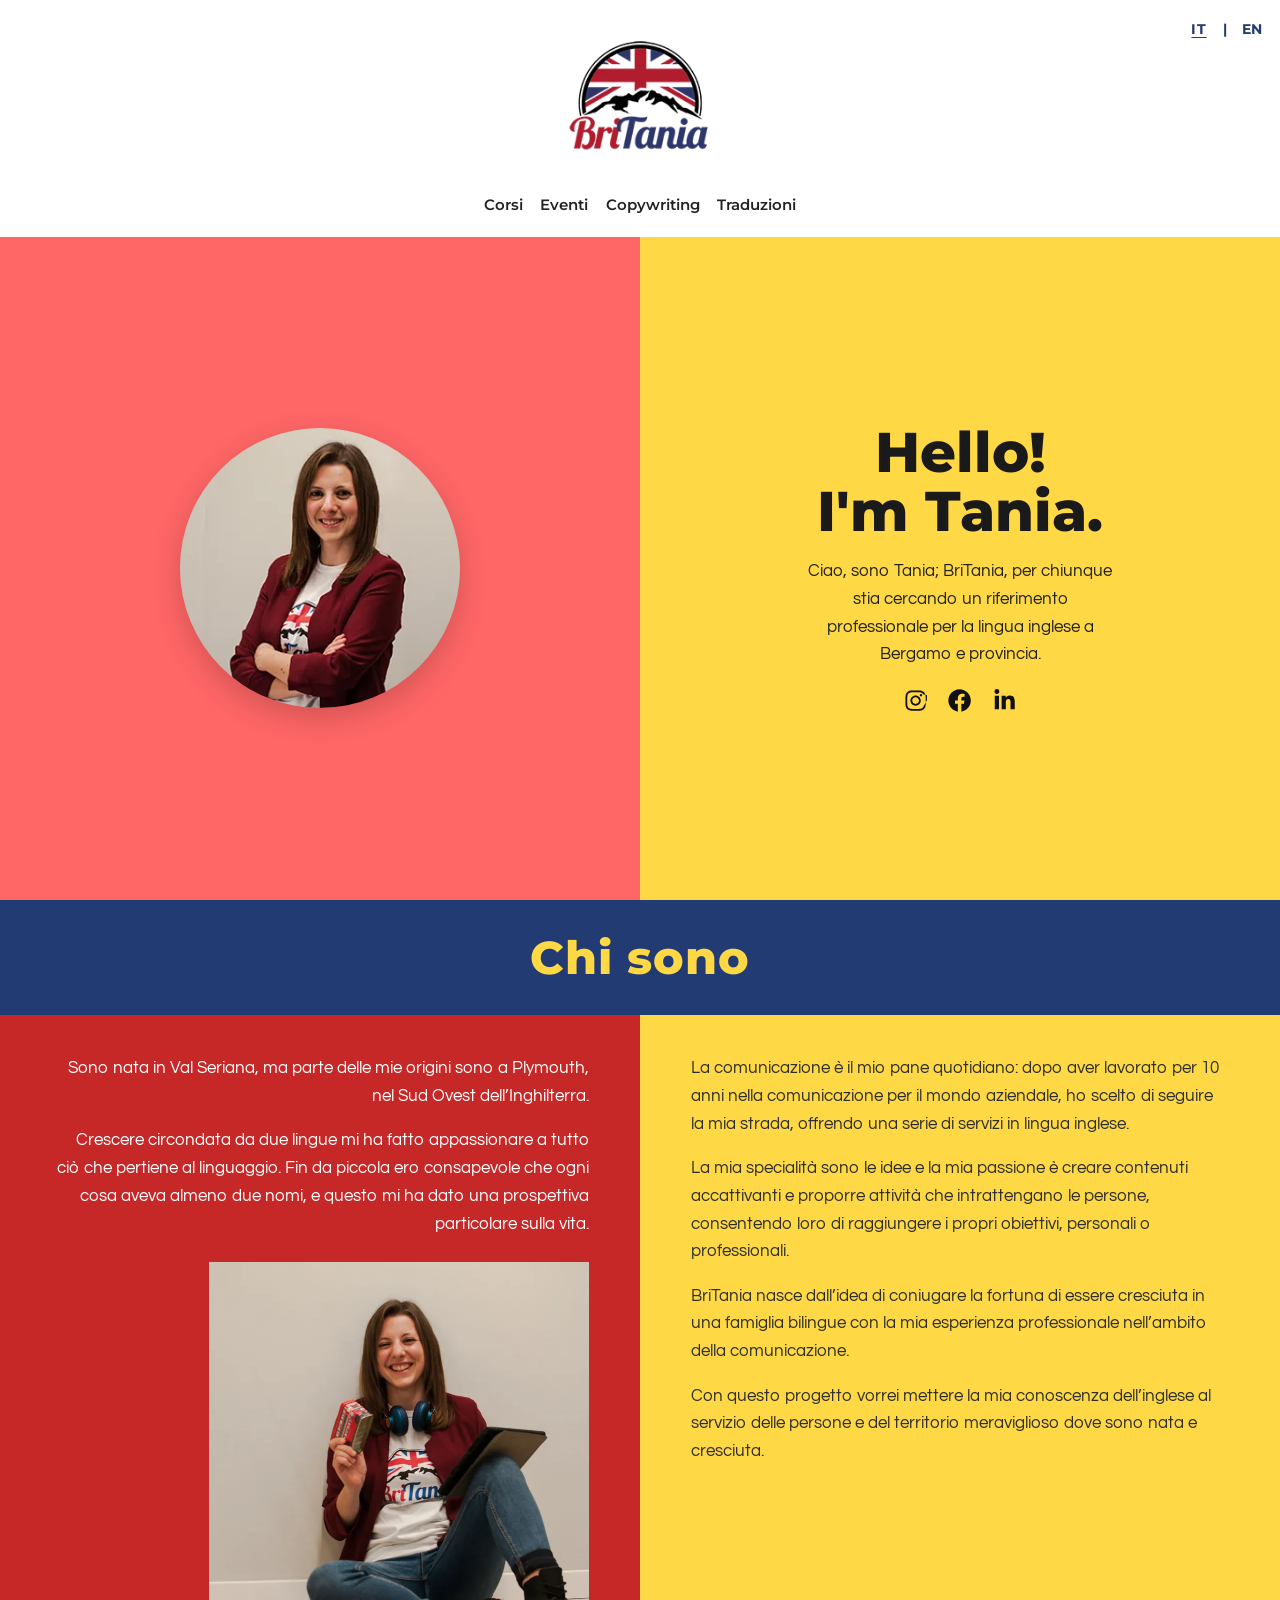
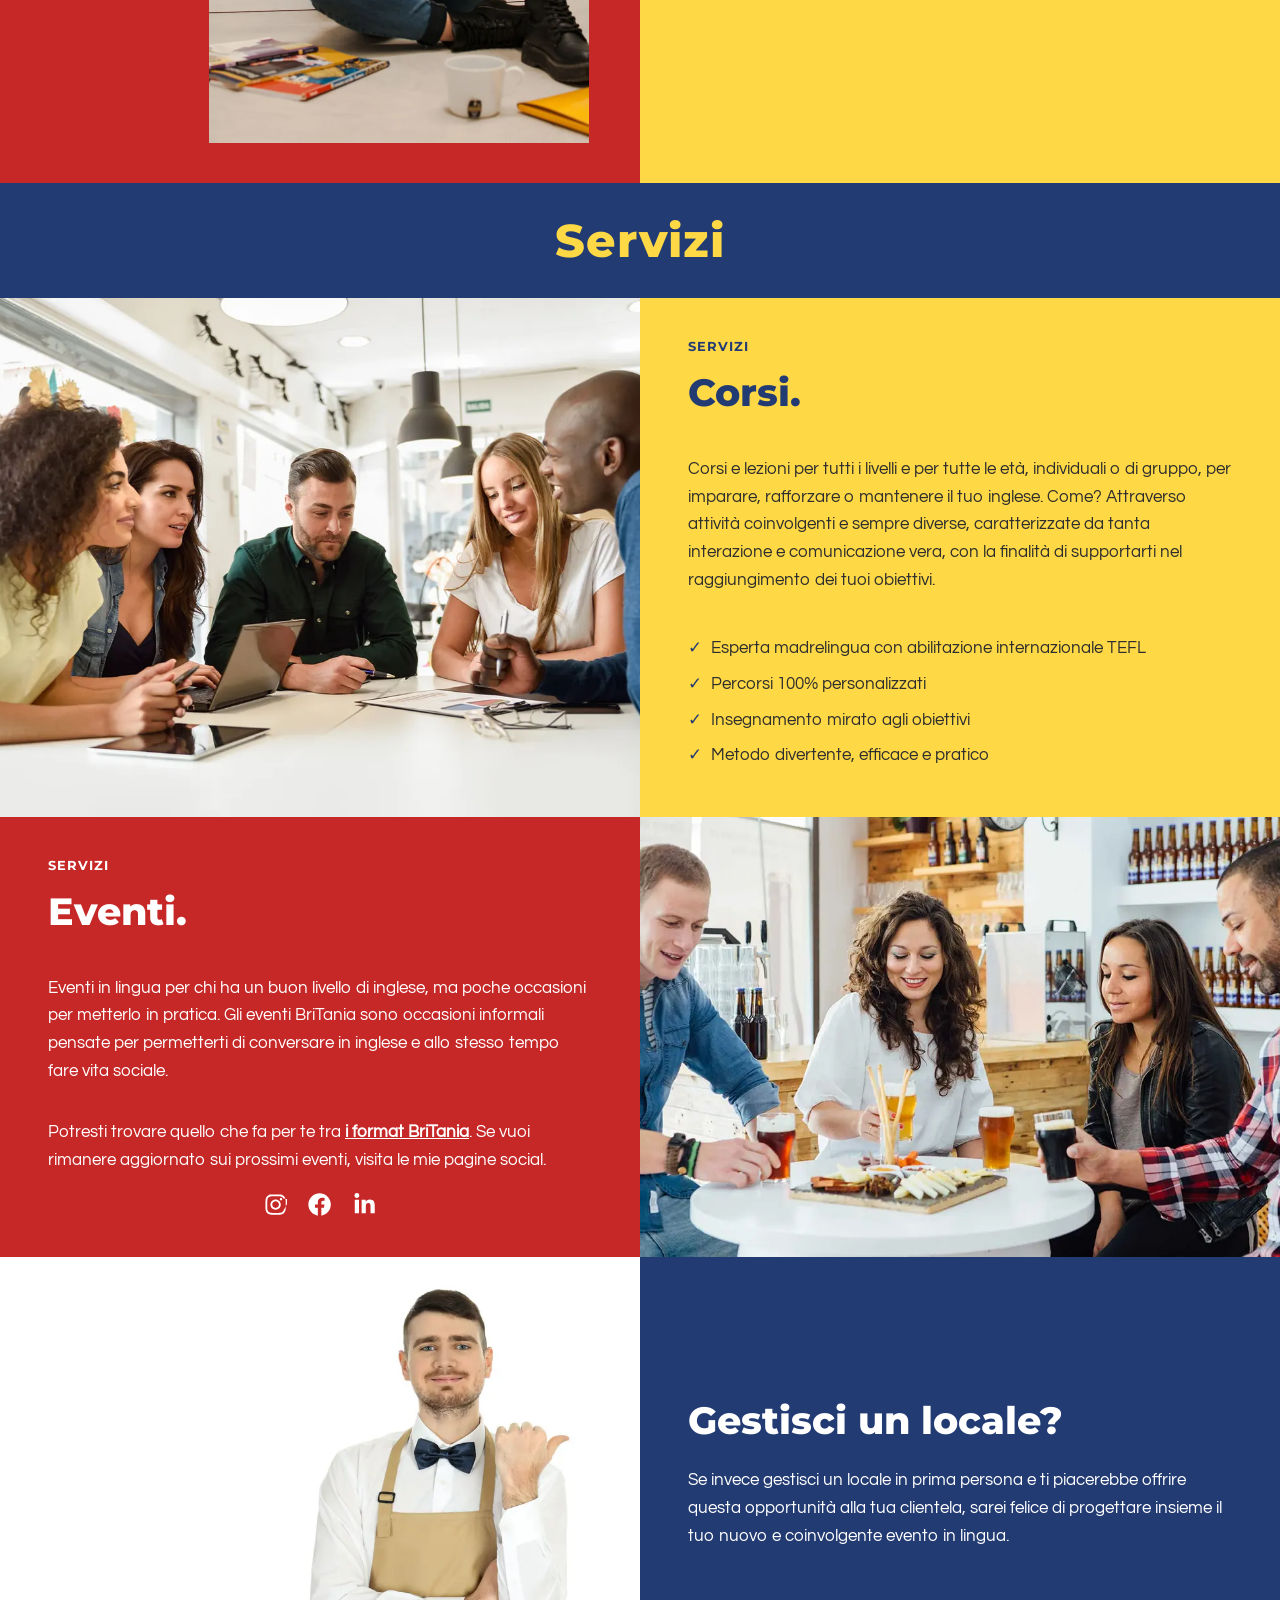
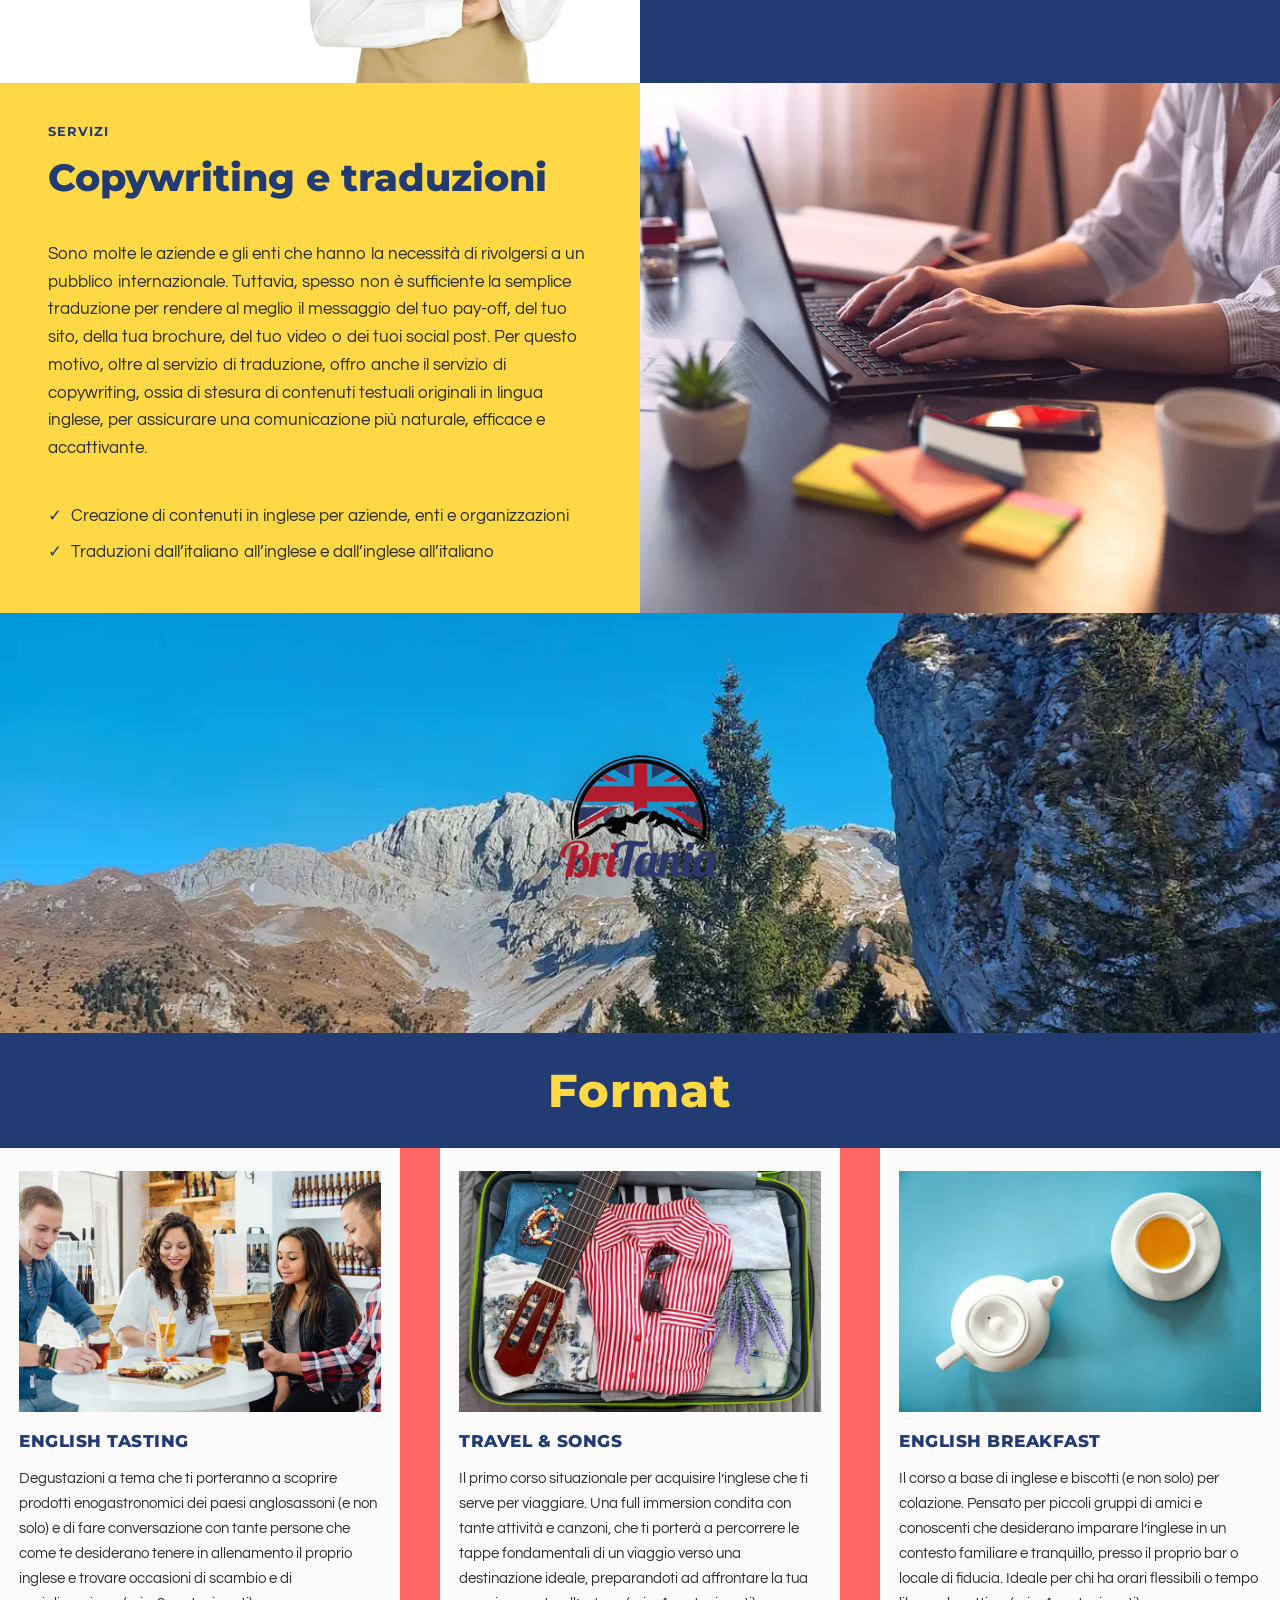
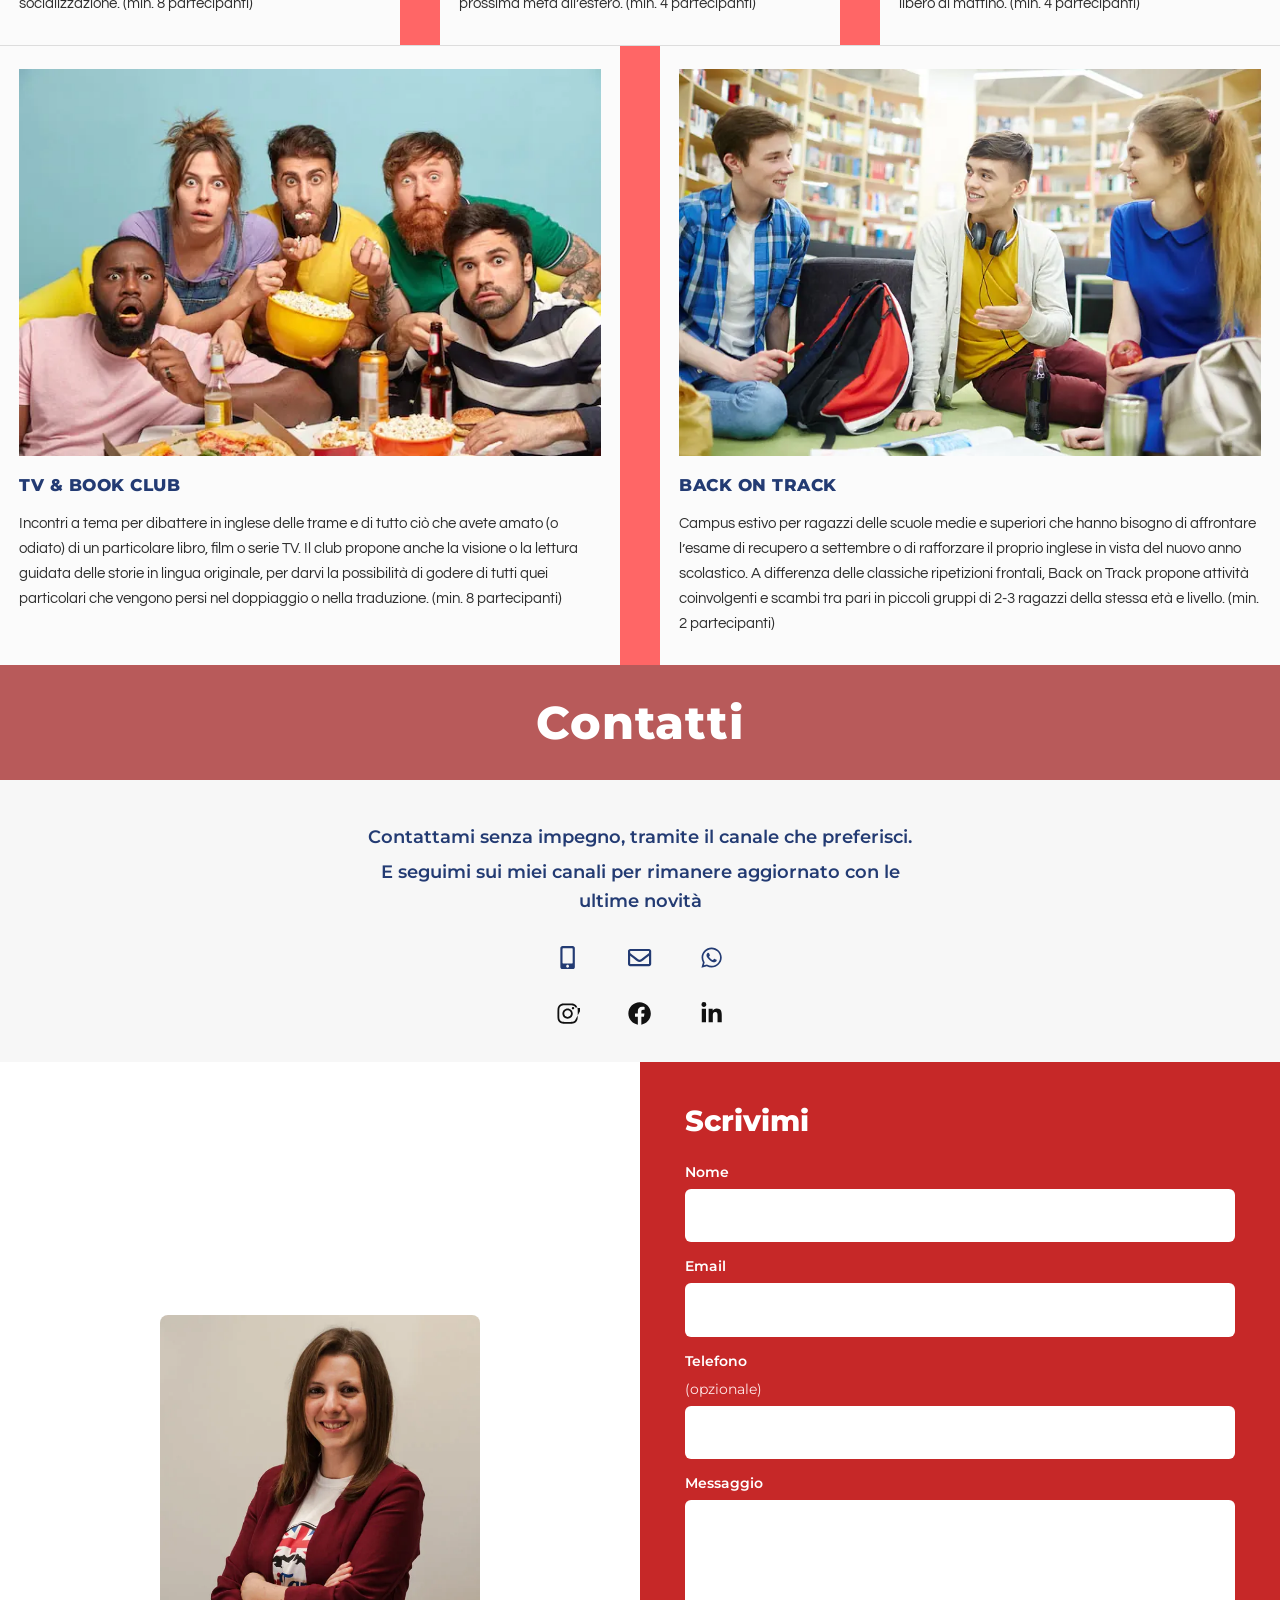
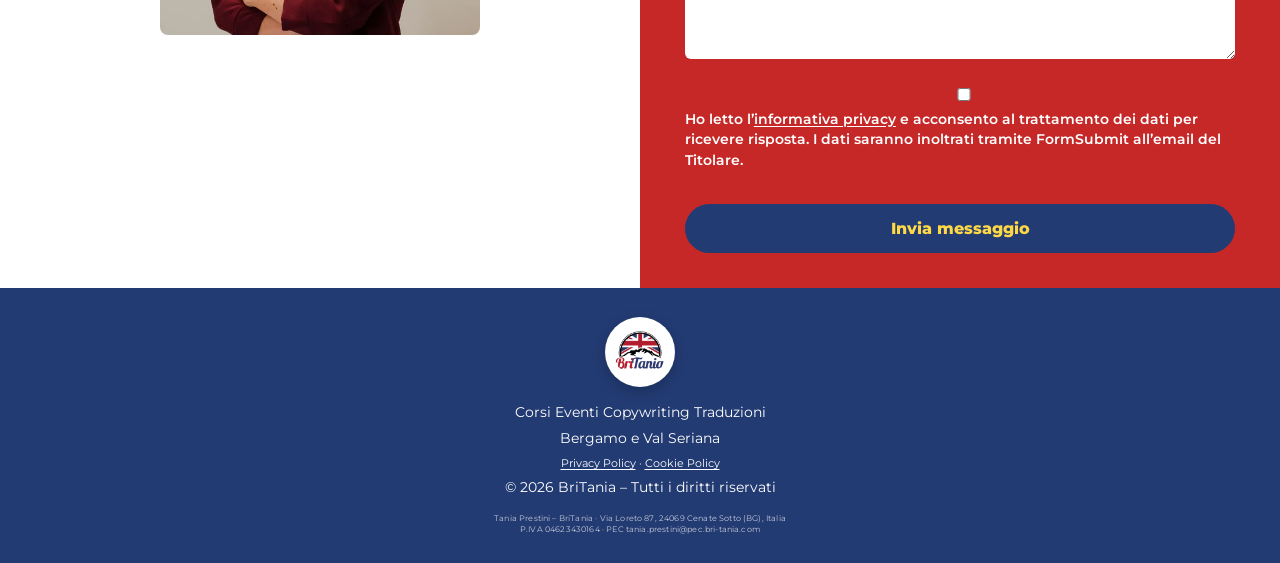
<file: index.html>
<!DOCTYPE html>
<html lang="it">
<head>
  <meta charset="UTF-8" />
  <meta name="viewport" content="width=device-width, initial-scale=1" />
  <title>BriTania – Corsi di inglese a Bergamo e Val Seriana</title>
  <meta name="description" content="Lezioni e corsi di inglese, eventi in lingua, copywriting e traduzioni. BriTania di Tania Prestini, basata a Cenate Sotto (BG)." />
  <meta name="geo.region" content="IT-BG" />
  <meta name="geo.placename" content="Cenate Sotto" />
  <link rel="canonical" href="https://bri-tania.com/" />
  <link rel="alternate" hreflang="it" href="https://bri-tania.com/" />
  <link rel="alternate" hreflang="en" href="https://bri-tania.com/en/" />
  <link rel="alternate" hreflang="x-default" href="https://bri-tania.com/" />
  <link rel="describedby" href="https://bri-tania.com/llms.txt" />
  <meta property="og:type" content="website" />
  <meta property="og:locale" content="it_IT" />
  <meta property="og:url" content="https://bri-tania.com/" />
  <meta property="og:title" content="BriTania – Corsi di inglese a Bergamo e Val Seriana" />
  <meta property="og:description" content="Corsi, eventi, copywriting e traduzioni con Tania Prestini." />
  <meta property="og:image" content="https://bri-tania.com/assets/images/og-cover.jpg" />
  <meta property="og:image:width" content="1200" />
  <meta property="og:image:height" content="630" />
  <meta property="og:image:alt" content="Logo BriTania e ritratto di Tania Prestini" />
  <meta name="twitter:card" content="summary_large_image" />
  <meta name="twitter:image" content="https://bri-tania.com/assets/images/og-cover.jpg" />
  <link rel="icon" href="assets/images/BriTania-logo.png" />
  <link rel="preload" as="image" href="assets/images/tania_prestini-bri-tania.webp" type="image/webp" fetchpriority="high" />
  <link rel="preload" href="assets/fonts/montserrat-jtusjig1_i6t8kchkm459wlhyw.woff2" as="font" type="font/woff2" crossorigin />
  <link rel="preload" href="assets/fonts/questrial-qdvustchpbm7nuuevf70vifl.woff2" as="font" type="font/woff2" crossorigin />
  <link rel="stylesheet" href="assets/styles.css" />
  <script type="application/ld+json">
  {
    "@context": "https://schema.org",
    "@type": "ProfessionalService",
    "name": "BriTania",
    "alternateName": "Tania Prestini – BriTania",
    "url": "https://bri-tania.com/",
    "logo": "https://bri-tania.com/assets/images/BriTania-logo.png",
    "image": "https://bri-tania.com/assets/images/og-cover.jpg",
    "description": "Corsi di inglese, eventi in lingua, copywriting e traduzioni. Tania Prestini – BriTania, Cenate Sotto (BG).",
    "email": "taniaprestini@gmail.com",
    "telephone": "+39-347-804-6948",
    "address": {
      "@type": "PostalAddress",
      "streetAddress": "Via Loreto 87",
      "addressLocality": "Cenate Sotto",
      "addressRegion": "BG",
      "postalCode": "24069",
      "addressCountry": "IT"
    },
    "areaServed": [
      { "@type": "AdministrativeArea", "name": "Bergamo" },
      { "@type": "AdministrativeArea", "name": "Val Seriana" },
      { "@type": "AdministrativeArea", "name": "Provincia di Bergamo" }
    ],
    "knowsLanguage": ["it", "en"],
    "sameAs": [
      "https://www.instagram.com/bri_tania_prestini/",
      "https://www.facebook.com/tania.prestini/",
      "https://it.linkedin.com/in/taniaprestini"
    ],
    "founder": {
      "@type": "Person",
      "name": "Tania Prestini",
      "jobTitle": "English teacher and copywriter",
      "homeLocation": {
        "@type": "Place",
        "name": "Val Seriana, Bergamo"
      }
    },
    "hasOfferCatalog": {
      "@type": "OfferCatalog",
      "name": "Servizi BriTania",
      "itemListElement": [
        { "@type": "Offer", "itemOffered": { "@type": "Service", "name": "Corsi di inglese" } },
        { "@type": "Offer", "itemOffered": { "@type": "Service", "name": "Eventi in lingua inglese" } },
        { "@type": "Offer", "itemOffered": { "@type": "Service", "name": "Copywriting in inglese" } },
        { "@type": "Offer", "itemOffered": { "@type": "Service", "name": "Traduzioni IT-EN / EN-IT" } }
      ]
    }
  }
  </script>
</head>
<body>
  <div class="intro-screen" id="top">
    <header class="site-header">
      <div class="lang-switch" aria-label="Lingua">
        <span class="lang-current" aria-current="page">IT</span>
        <span aria-hidden="true">|</span>
        <a href="en/index.html" lang="en">EN</a>
      </div>
      <a class="logo" href="#top">
        <img src="assets/images/BriTania-logo.webp" alt="Logo BriTania" width="150" height="150" decoding="async" />
      </a>
      <nav class="tagline-nav" aria-label="Sezioni">
        <a href="#corsi">Corsi</a>
        <a href="#eventi">Eventi</a>
        <a href="#copywriting">Copywriting</a>
        <a href="#contatti">Traduzioni</a>
      </nav>
    </header>

    <section class="hero" aria-label="Presentazione">
      <div class="hero-photo">
        <img src="assets/images/tania_prestini-bri-tania.webp" alt="Tania Prestini" width="300" height="300" fetchpriority="high" decoding="async" />
      </div>
      <div class="hero-copy">
        <h1>Hello!<br />I'm Tania.</h1>
        <p>
          Ciao, sono Tania; BriTania, per chiunque stia cercando un riferimento
          professionale per la lingua inglese a Bergamo e provincia.
        </p>
        <div class="socials">
          <a href="https://www.instagram.com/bri_tania_prestini/?hl=it" target="_blank" rel="noopener noreferrer" aria-label="Instagram">
            <svg viewBox="0 0 448 512" aria-hidden="true"><path d="M224.1 141c-63.6 0-114.9 51.3-114.9 114.9s51.3 114.9 114.9 114.9S339 319.5 339 255.9 287.7 141 224.1 141zm0 189.6c-41.1 0-74.7-33.5-74.7-74.7s33.5-74.7 74.7-74.7 74.7 33.5 74.7 74.7-33.6 74.7-74.7 74.7zm146.4-194.3c0 14.9-12 26.8-26.8 26.8-14.9 0-26.8-12-26.8-26.8s12-26.8 26.8-26.8 26.8 12 26.8 26.8zm76.1 27.2c-1.7-35.9-9.9-67.7-36.2-93.9-26.2-26.2-58-34.4-93.9-36.2-37-2.1-147.9-2.1-184.9 0-35.8 1.7-67.6 9.9-93.9 36.1s-34.4 58-36.2 93.9c-2.1 37-2.1 147.9 0 184.9 1.7 35.9 9.9 67.7 36.2 93.9s58 34.4 93.9 36.2c37 2.1 147.9 2.1 184.9 0 35.9-1.7 67.7-9.9 93.9-36.2 26.2-26.2 34.4-58 36.2-93.9 2.1-37 2.1-147.8 0-184.8zM398.8 388c-7.8 19.6-22.9 34.7-42.6 42.6-29.5 11.7-99.5 9-132.1 9s-102.7 2.6-132.1-9c-19.6-7.8-34.7-22.9-42.6-42.6-11.7-29.5-9-99.5-9-132.1s-2.6-102.7 9-132.1c7.8-19.6 22.9-34.7 42.6-42.6 29.5-11.7 99.5-9 132.1-9s102.7-2.6 132.1 9c19.6 7.8 34.7 22.9 42.6 42.6 29.5 11.7 99.5 9 132.1 9s102.7 2.6 132.1-9c19.6-7.8 34.7-22.9 42.6-42.6 11.7-29.5 9-99.5 9-132.1s2.7-102.7-9-132.1z"/></svg>
          </a>
          <a href="https://www.facebook.com/tania.prestini/" target="_blank" rel="noopener noreferrer" aria-label="Facebook">
            <svg viewBox="0 0 512 512" aria-hidden="true"><path d="M504 256C504 119 393 8 256 8S8 119 8 256c0 123.78 90.69 226.38 209.25 245V327.69h-63V256h63v-54.64c0-62.15 37-96.48 93.67-96.48 27.14 0 55.52 4.84 55.52 4.84v61h-31.28c-30.8 0-40.41 19.12-40.41 38.73V256h68.78l-11 71.69h-57.78V501C413.31 482.38 504 379.78 504 256z"/></svg>
          </a>
          <a href="https://it.linkedin.com/in/taniaprestini" target="_blank" rel="noopener noreferrer" aria-label="LinkedIn">
            <svg viewBox="0 0 448 512" aria-hidden="true"><path d="M100.28 448H7.4V148.9h92.88zM53.79 108.1C24.09 108.1 0 83.5 0 53.8a53.79 53.79 0 0 1 107.58 0c0 29.7-24.1 54.3-53.79 54.3zM447.9 448h-92.68V302.4c0-34.7-.7-79.2-48.29-79.2-48.29 0-55.69 37.7-55.69 76.7V448h-92.78V148.9h89.08v40.8h1.3c12.4-23.5 42.69-48.3 87.88-48.3 94 0 111.28 61.9 111.28 142.3V448z"/></svg>
          </a>
        </div>
      </div>
    </section>
  </div>

  <main>
    <!-- CHI SONO -->
    <section id="chi-sono">
      <div class="bar bar-navy"><h2>Chi sono</h2></div>
      <div class="about">
        <div class="about-left">
          <p>Sono nata in Val Seriana, ma parte delle mie origini sono a Plymouth, nel Sud Ovest dell’Inghilterra.</p>
          <p>Crescere circondata da due lingue mi ha fatto appassionare a tutto ciò che pertiene al linguaggio. Fin da piccola ero consapevole che ogni cosa aveva almeno due nomi, e questo mi ha dato una prospettiva particolare sulla vita.</p>
          <img src="assets/images/tania-prestini-britania.webp" alt="Tania Prestini, fondatrice di BriTania" width="760" height="961" loading="lazy" decoding="async" />
        </div>
        <div class="about-right">
          <p>La comunicazione è il mio pane quotidiano: dopo aver lavorato per 10 anni nella comunicazione per il mondo aziendale, ho scelto di seguire la mia strada, offrendo una serie di servizi in lingua inglese.</p>
          <p>La mia specialità sono le idee e la mia passione è creare contenuti accattivanti e proporre attività che intrattengano le persone, consentendo loro di raggiungere i propri obiettivi, personali o professionali.</p>
          <p>BriTania nasce dall’idea di coniugare la fortuna di essere cresciuta in una famiglia bilingue con la mia esperienza professionale nell’ambito della comunicazione.</p>
          <p>Con questo progetto vorrei mettere la mia conoscenza dell’inglese al servizio delle persone e del territorio meraviglioso dove sono nata e cresciuta.</p>
        </div>
      </div>
    </section>

    <!-- SERVIZI / CORSI -->
    <section id="corsi">
      <div class="bar bar-navy"><h2>Servizi</h2></div>
      <div class="split">
        <div class="split-media">
          <img src="assets/images/corsi_bri-tania.webp" alt="Lezione di inglese in piccolo gruppo" width="1200" height="796" loading="lazy" decoding="async" />
        </div>
        <div class="split-body bg-yellow">
          <p class="kicker">Servizi</p>
          <h3>Corsi.</h3>
          <p>Corsi e lezioni per tutti i livelli e per tutte le età, individuali o di gruppo, per imparare, rafforzare o mantenere il tuo inglese. Come? Attraverso attività coinvolgenti e sempre diverse, caratterizzate da tanta interazione e comunicazione vera, con la finalità di supportarti nel raggiungimento dei tuoi obiettivi.</p>
          <ul class="checks">
            <li>Esperta madrelingua con abilitazione internazionale TEFL</li>
            <li>Percorsi 100% personalizzati</li>
            <li>Insegnamento mirato agli obiettivi</li>
            <li>Metodo divertente, efficace e pratico</li>
          </ul>
        </div>
      </div>
    </section>

    <!-- EVENTI -->
    <section id="eventi">
      <div class="split reverse">
        <div class="split-body bg-coral on-dark">
          <p class="kicker">Servizi</p>
          <h3>Eventi.</h3>
          <p>Eventi in lingua per chi ha un buon livello di inglese, ma poche occasioni per metterlo in pratica. Gli eventi BriTania sono occasioni informali pensate per permetterti di conversare in inglese e allo stesso tempo fare vita sociale.</p>
          <p>Potresti trovare quello che fa per te tra <a href="#format"><strong>i format BriTania</strong></a>. Se vuoi rimanere aggiornato sui prossimi eventi, visita le mie pagine social.</p>
          <div class="socials socials-light">
            <a href="https://www.instagram.com/bri_tania_prestini/?hl=it" target="_blank" rel="noopener noreferrer" aria-label="Instagram">
              <svg viewBox="0 0 448 512" aria-hidden="true"><path d="M224.1 141c-63.6 0-114.9 51.3-114.9 114.9s51.3 114.9 114.9 114.9S339 319.5 339 255.9 287.7 141 224.1 141zm0 189.6c-41.1 0-74.7-33.5-74.7-74.7s33.5-74.7 74.7-74.7 74.7 33.5 74.7 74.7-33.6 74.7-74.7 74.7zm146.4-194.3c0 14.9-12 26.8-26.8 26.8-14.9 0-26.8-12-26.8-26.8s12-26.8 26.8-26.8 26.8 12 26.8 26.8zm76.1 27.2c-1.7-35.9-9.9-67.7-36.2-93.9-26.2-26.2-58-34.4-93.9-36.2-37-2.1-147.9-2.1-184.9 0-35.8 1.7-67.6 9.9-93.9 36.1s-34.4 58-36.2 93.9c-2.1 37-2.1 147.9 0 184.9 1.7 35.9 9.9 67.7 36.2 93.9s58 34.4 93.9 36.2c37 2.1 147.9 2.1 184.9 0 35.9-1.7 67.7-9.9 93.9-36.2 26.2-26.2 34.4-58 36.2-93.9 2.1-37 2.1-147.8 0-184.8zM398.8 388c-7.8 19.6-22.9 34.7-42.6 42.6-29.5 11.7-99.5 9-132.1 9s-102.7 2.6-132.1-9c-19.6-7.8-34.7-22.9-42.6-42.6-11.7-29.5-9-99.5-9-132.1s-2.6-102.7 9-132.1c7.8-19.6 22.9-34.7 42.6-42.6 29.5-11.7 99.5-9 132.1-9s102.7-2.6 132.1 9c19.6 7.8 34.7 22.9 42.6 42.6 29.5 11.7 99.5 9 132.1 9s102.7 2.6 132.1-9c19.6-7.8 34.7-22.9 42.6-42.6 11.7-29.5 9-99.5 9-132.1s2.7-102.7-9-132.1z"/></svg>
            </a>
            <a href="https://www.facebook.com/tania.prestini/" target="_blank" rel="noopener noreferrer" aria-label="Facebook">
              <svg viewBox="0 0 512 512" aria-hidden="true"><path d="M504 256C504 119 393 8 256 8S8 119 8 256c0 123.78 90.69 226.38 209.25 245V327.69h-63V256h63v-54.64c0-62.15 37-96.48 93.67-96.48 27.14 0 55.52 4.84 55.52 4.84v61h-31.28c-30.8 0-40.41 19.12-40.41 38.73V256h68.78l-11 71.69h-57.78V501C413.31 482.38 504 379.78 504 256z"/></svg>
            </a>
            <a href="https://it.linkedin.com/in/taniaprestini" target="_blank" rel="noopener noreferrer" aria-label="LinkedIn">
              <svg viewBox="0 0 448 512" aria-hidden="true"><path d="M100.28 448H7.4V148.9h92.88zM53.79 108.1C24.09 108.1 0 83.5 0 53.8a53.79 53.79 0 0 1 107.58 0c0 29.7-24.1 54.3-53.79 54.3zM447.9 448h-92.68V302.4c0-34.7-.7-79.2-48.29-79.2-48.29 0-55.69 37.7-55.69 76.7V448h-92.78V148.9h89.08v40.8h1.3c12.4-23.5 42.69-48.3 87.88-48.3 94 0 111.28 61.9 111.28 142.3V448z"/></svg>
            </a>
          </div>
        </div>
        <div class="split-media">
          <img src="assets/images/English-testing.webp" alt="Partecipanti a un evento BriTania" width="1000" height="667" loading="lazy" decoding="async" />
        </div>
      </div>

      <div class="split">
        <div class="split-media">
          <img src="assets/images/man.webp" alt="Ospite durante un evento BriTania" width="1000" height="666" loading="lazy" decoding="async" />
        </div>
        <div class="split-body bg-navy on-dark locale">
          <h3>Gestisci un locale?</h3>
          <p>Se invece gestisci un locale in prima persona e ti piacerebbe offrire questa opportunità alla tua clientela, sarei felice di progettare insieme il tuo nuovo e coinvolgente evento in lingua.</p>
        </div>
      </div>
    </section>

    <!-- COPYWRITING -->
    <section id="copywriting">
      <div class="split reverse">
        <div class="split-body bg-yellow">
          <p class="kicker">Servizi</p>
          <h3>Copywriting e traduzioni</h3>
          <p>Sono molte le aziende e gli enti che hanno la necessità di rivolgersi a un pubblico internazionale. Tuttavia, spesso non è sufficiente la semplice traduzione per rendere al meglio il messaggio del tuo pay-off, del tuo sito, della tua brochure, del tuo video o dei tuoi social post. Per questo motivo, oltre al servizio di traduzione, offro anche il servizio di copywriting, ossia di stesura di contenuti testuali originali in lingua inglese, per assicurare una comunicazione più naturale, efficace e accattivante.</p>
          <ul class="checks">
            <li>Creazione di contenuti in inglese per aziende, enti e organizzazioni</li>
            <li>Traduzioni dall’italiano all’inglese e dall’inglese all’italiano</li>
          </ul>
        </div>
        <div class="split-media">
          <img src="assets/images/copyright_bri-tania.webp" alt="Lavoro di copywriting e traduzione" width="1200" height="796" loading="lazy" decoding="async" />
        </div>
      </div>
    </section>

    <!-- BANNER LOGO su Londra -->
    <section class="logo-banner" aria-label="BriTania">
      <img class="banner-bg" src="assets/images/mp001.webp" alt="" width="1200" height="675" loading="lazy" decoding="async" />
      <img class="banner-logo" src="assets/images/BriTania-logo.webp" alt="BriTania" width="170" height="170" loading="lazy" decoding="async" />
    </section>

    <!-- FORMAT -->
    <section id="format">
      <div class="bar bar-navy"><h2>Format</h2></div>
      <div class="formats-row">
        <article class="format">
          <img src="assets/images/English-testing.webp" alt="English Tasting – degustazione e conversazione in inglese" width="1000" height="667" loading="lazy" decoding="async" />
          <h3>English Tasting</h3>
          <p>Degustazioni a tema che ti porteranno a scoprire prodotti enogastronomici dei paesi anglosassoni (e non solo) e di fare conversazione con tante persone che come te desiderano tenere in allenamento il proprio inglese e trovare occasioni di scambio e di socializzazione. (min. 8 partecipanti)</p>
        </article>
        <div class="format-spacer" aria-hidden="true"></div>
        <article class="format">
          <img src="assets/images/travel-and-song.webp" alt="Travel &amp; Songs – corso di inglese per viaggiare" width="800" height="534" loading="lazy" decoding="async" />
          <h3>Travel &amp; Songs</h3>
          <p>Il primo corso situazionale per acquisire l’inglese che ti serve per viaggiare. Una full immersion condita con tante attività e canzoni, che ti porterà a percorrere le tappe fondamentali di un viaggio verso una destinazione ideale, preparandoti ad affrontare la tua prossima meta all’estero. (min. 4 partecipanti)</p>
        </article>
        <div class="format-spacer" aria-hidden="true"></div>
        <article class="format">
          <img src="assets/images/cup-of-tea.webp" alt="English Breakfast – lezione di inglese al bar" width="500" height="333" loading="lazy" decoding="async" />
          <h3>English Breakfast</h3>
          <p>Il corso a base di inglese e biscotti (e non solo) per colazione. Pensato per piccoli gruppi di amici e conoscenti che desiderano imparare l’inglese in un contesto familiare e tranquillo, presso il proprio bar o locale di fiducia. Ideale per chi ha orari flessibili o tempo libero al mattino. (min. 4 partecipanti)</p>
        </article>
      </div>
      <div class="formats-row formats-row-2">
        <article class="format">
          <img src="assets/images/book-club.webp" alt="TV &amp; Book Club – dibattito in inglese su libri e serie" width="626" height="417" loading="lazy" decoding="async" />
          <h3>TV &amp; Book Club</h3>
          <p>Incontri a tema per dibattere in inglese delle trame e di tutto ciò che avete amato (o odiato) di un particolare libro, film o serie TV. Il club propone anche la visione o la lettura guidata delle storie in lingua originale, per darvi la possibilità di godere di tutti quei particolari che vengono persi nel doppiaggio o nella traduzione. (min. 8 partecipanti)</p>
        </article>
        <div class="format-spacer" aria-hidden="true"></div>
        <article class="format">
          <img src="assets/images/back-on-track.webp" alt="Back on Track – campus estivo di inglese per ragazzi" width="800" height="534" loading="lazy" decoding="async" />
          <h3>Back on Track</h3>
          <p>Campus estivo per ragazzi delle scuole medie e superiori che hanno bisogno di affrontare l’esame di recupero a settembre o di rafforzare il proprio inglese in vista del nuovo anno scolastico. A differenza delle classiche ripetizioni frontali, Back on Track propone attività coinvolgenti e scambi tra pari in piccoli gruppi di 2-3 ragazzi della stessa età e livello. (min. 2 partecipanti)</p>
        </article>
      </div>
    </section>

    <!-- CONTATTI -->
    <section id="contatti">
      <div class="bar bar-rose"><h2>Contatti</h2></div>
      <div class="contact-top">
        <blockquote>Contattami senza impegno, tramite il canale che preferisci.</blockquote>
        <blockquote>E seguimi sui miei canali per rimanere aggiornato con le ultime novità</blockquote>
        <div class="contact-icons">
          <a href="tel:+393478046948" aria-label="Telefono">
            <svg viewBox="0 0 320 512" aria-hidden="true"><path d="M272 0H48C21.5 0 0 21.5 0 48v416c0 26.5 21.5 48 48 48h224c26.5 0 48-21.5 48-48V48c0-26.5-21.5-48-48-48zM160 480c-17.7 0-32-14.3-32-32s14.3-32 32-32 32 14.3 32 32-14.3 32-32 32zm112-108c0 6.6-5.4 12-12 12H60c-6.6 0-12-5.4-12-12V60c0-6.6 5.4-12 12-12h200c6.6 0 12 5.4 12 12v312z"/></svg>
          </a>
          <a href="mailto:taniaprestini@gmail.com" aria-label="Email">
            <svg viewBox="0 0 512 512" aria-hidden="true"><path d="M464 64H48C21.49 64 0 85.49 0 112v288c0 26.51 21.49 48 48 48h416c26.51 0 48-21.49 48-48V112c0-26.51-21.49-48-48-48zm0 48v40.805c-22.422 18.259-58.168 46.651-134.587 106.49-16.841 13.247-50.201 45.072-73.413 44.701-23.208.375-56.579-31.459-73.413-44.701C106.18 199.465 70.425 171.067 48 152.805V112h416zM48 400V214.398c22.914 18.251 55.409 43.862 104.938 82.646 21.857 17.205 60.134 55.186 103.062 54.955 42.717.231 80.509-37.199 103.053-54.947 49.528-38.783 82.032-64.401 104.947-82.653V400H48z"/></svg>
          </a>
          <a href="https://wa.me/393478046948" target="_blank" rel="noopener noreferrer" aria-label="WhatsApp">
            <svg viewBox="0 0 448 512" aria-hidden="true"><path d="M380.9 97.1C339 55.1 283.2 32 223.9 32c-122.4 0-222 99.6-222 222 0 39.1 10.2 77.3 29.6 111L0 480l117.7-30.9c32.4 17.7 68.9 27 106.1 27h.1c122.3 0 224.1-99.6 224.1-222 0-59.3-25.2-115-67.1-157zm-157 341.6c-33.2 0-65.7-8.9-94-25.7l-6.7-4-69.8 18.3L72 359.2l-4.4-7c-18.5-29.4-28.2-63.3-28.2-98.2 0-101.7 82.8-184.5 184.6-184.5 49.3 0 95.6 19.2 130.4 54.1 34.8 34.9 56.2 81.2 56.1 130.5 0 101.8-84.9 184.6-186.6 184.6zm101.2-138.2c-5.5-2.8-32.8-16.2-37.9-18-5.1-1.9-8.8-2.8-12.5 2.8-3.7 5.6-14.3 18-17.6 21.8-3.2 3.7-6.5 4.2-12 1.4-32.6-16.3-54-29.1-75.5-66-5.7-9.8 5.7-9.1 16.3-30.3 1.8-3.7.9-6.9-.5-9.7-1.4-2.8-12.5-30.1-17.1-41.2-4.5-10.8-9.1-9.3-12.5-9.5-3.2-.2-6.9-.2-10.6-.2-3.7 0-9.7 1.4-14.8 6.9-5.1 5.6-19.4 19-19.4 46.3 0 27.3 19.9 53.7 22.6 57.4 2.8 3.7 39.1 59.7 94.8 83.8 35.2 15.2 49 16.5 66.6 13.9 10.7-1.6 32.8-13.4 37.4-26.4 4.6-13 4.6-24.1 3.2-26.4-1.3-2.5-5-3.9-10.5-6.6z"/></svg>
          </a>
        </div>
        <div class="socials">
          <a href="https://www.instagram.com/bri_tania_prestini/?hl=it" target="_blank" rel="noopener noreferrer" aria-label="Instagram">
            <svg viewBox="0 0 448 512" aria-hidden="true"><path d="M224.1 141c-63.6 0-114.9 51.3-114.9 114.9s51.3 114.9 114.9 114.9S339 319.5 339 255.9 287.7 141 224.1 141zm0 189.6c-41.1 0-74.7-33.5-74.7-74.7s33.5-74.7 74.7-74.7 74.7 33.5 74.7 74.7-33.6 74.7-74.7 74.7zm146.4-194.3c0 14.9-12 26.8-26.8 26.8-14.9 0-26.8-12-26.8-26.8s12-26.8 26.8-26.8 26.8 12 26.8 26.8zm76.1 27.2c-1.7-35.9-9.9-67.7-36.2-93.9-26.2-26.2-58-34.4-93.9-36.2-37-2.1-147.9-2.1-184.9 0-35.8 1.7-67.6 9.9-93.9 36.1s-34.4 58-36.2 93.9c-2.1 37-2.1 147.9 0 184.9 1.7 35.9 9.9 67.7 36.2 93.9s58 34.4 93.9 36.2c37 2.1 147.9 2.1 184.9 0 35.9-1.7 67.7-9.9 93.9-36.2 26.2-26.2 34.4-58 36.2-93.9 2.1-37 2.1-147.8 0-184.8zM398.8 388c-7.8 19.6-22.9 34.7-42.6 42.6-29.5 11.7-99.5 9-132.1 9s-102.7 2.6-132.1-9c-19.6-7.8-34.7-22.9-42.6-42.6-11.7-29.5-9-99.5-9-132.1s-2.6-102.7 9-132.1c7.8-19.6 22.9-34.7 42.6-42.6 29.5-11.7 99.5-9 132.1-9s102.7-2.6 132.1 9c19.6 7.8 34.7 22.9 42.6 42.6 29.5 11.7 99.5 9 132.1 9s102.7 2.6 132.1-9c19.6-7.8 34.7-22.9 42.6-42.6 11.7-29.5 9-99.5 9-132.1s2.7-102.7-9-132.1z"/></svg>
          </a>
          <a href="https://www.facebook.com/tania.prestini/" target="_blank" rel="noopener noreferrer" aria-label="Facebook">
            <svg viewBox="0 0 512 512" aria-hidden="true"><path d="M504 256C504 119 393 8 256 8S8 119 8 256c0 123.78 90.69 226.38 209.25 245V327.69h-63V256h63v-54.64c0-62.15 37-96.48 93.67-96.48 27.14 0 55.52 4.84 55.52 4.84v61h-31.28c-30.8 0-40.41 19.12-40.41 38.73V256h68.78l-11 71.69h-57.78V501C413.31 482.38 504 379.78 504 256z"/></svg>
          </a>
          <a href="https://it.linkedin.com/in/taniaprestini" target="_blank" rel="noopener noreferrer" aria-label="LinkedIn">
            <svg viewBox="0 0 448 512" aria-hidden="true"><path d="M100.28 448H7.4V148.9h92.88zM53.79 108.1C24.09 108.1 0 83.5 0 53.8a53.79 53.79 0 0 1 107.58 0c0 29.7-24.1 54.3-53.79 54.3zM447.9 448h-92.68V302.4c0-34.7-.7-79.2-48.29-79.2-48.29 0-55.69 37.7-55.69 76.7V448h-92.78V148.9h89.08v40.8h1.3c12.4-23.5 42.69-48.3 87.88-48.3 94 0 111.28 61.9 111.28 142.3V448z"/></svg>
          </a>
        </div>
      </div>

      <div class="contact-bottom">
        <div class="contact-photo">
          <img src="assets/images/tania-prestini-britania-2.webp" alt="Tania Prestini" width="600" height="600" loading="lazy" decoding="async" />
        </div>
        <div class="contact-form-wrap">
          <h3>Scrivimi</h3>
          <form action="https://formsubmit.co/taniaprestini@gmail.com" method="POST">
            <input type="hidden" name="_subject" value="Nuovo messaggio dal sito BriTania" />
            <input type="hidden" name="_captcha" value="false" />
            <input type="hidden" name="_template" value="table" />
            <input type="text" name="_honey" class="honey" tabindex="-1" autocomplete="off" aria-hidden="true" />
            <label>Nome<input type="text" name="nome" required autocomplete="name" /></label>
            <label>Email<input type="email" name="email" required autocomplete="email" /></label>
            <label>Telefono <span class="opt">(opzionale)</span><input type="tel" name="telefono" autocomplete="tel" /></label>
            <label>Messaggio<textarea name="messaggio" rows="5" required></textarea></label>
            <label class="form-consent">
              <input type="checkbox" name="privacy_consent" value="accetto" required />
              <span>Ho letto l’<a href="privacy.html" target="_blank" rel="noopener">informativa privacy</a> e acconsento al trattamento dei dati per ricevere risposta. I dati saranno inoltrati tramite FormSubmit all’email del Titolare.</span>
            </label>
            <button type="submit">Invia messaggio</button>
          </form>
        </div>
      </div>
    </section>
  </main>

  <footer class="site-footer">
    <img src="assets/images/BriTania-logo.webp" alt="BriTania" width="70" height="70" />
    <p>Corsi Eventi Copywriting Traduzioni</p>
    <p>Bergamo e Val Seriana</p>
    <p class="legal-links"><a href="privacy.html">Privacy Policy</a> · <a href="cookie.html">Cookie Policy</a></p>
    <p>© <span id="year"></span> BriTania – Tutti i diritti riservati</p>
    <p class="legal-line">Tania Prestini – BriTania · Via Loreto 87, 24069 Cenate Sotto (BG), Italia<br />P.IVA 04623430164 · PEC tania.prestini@pec.bri-tania.com</p>
  </footer>

  <script src="assets/main.js" defer></script>
</body>
</html>
</file>
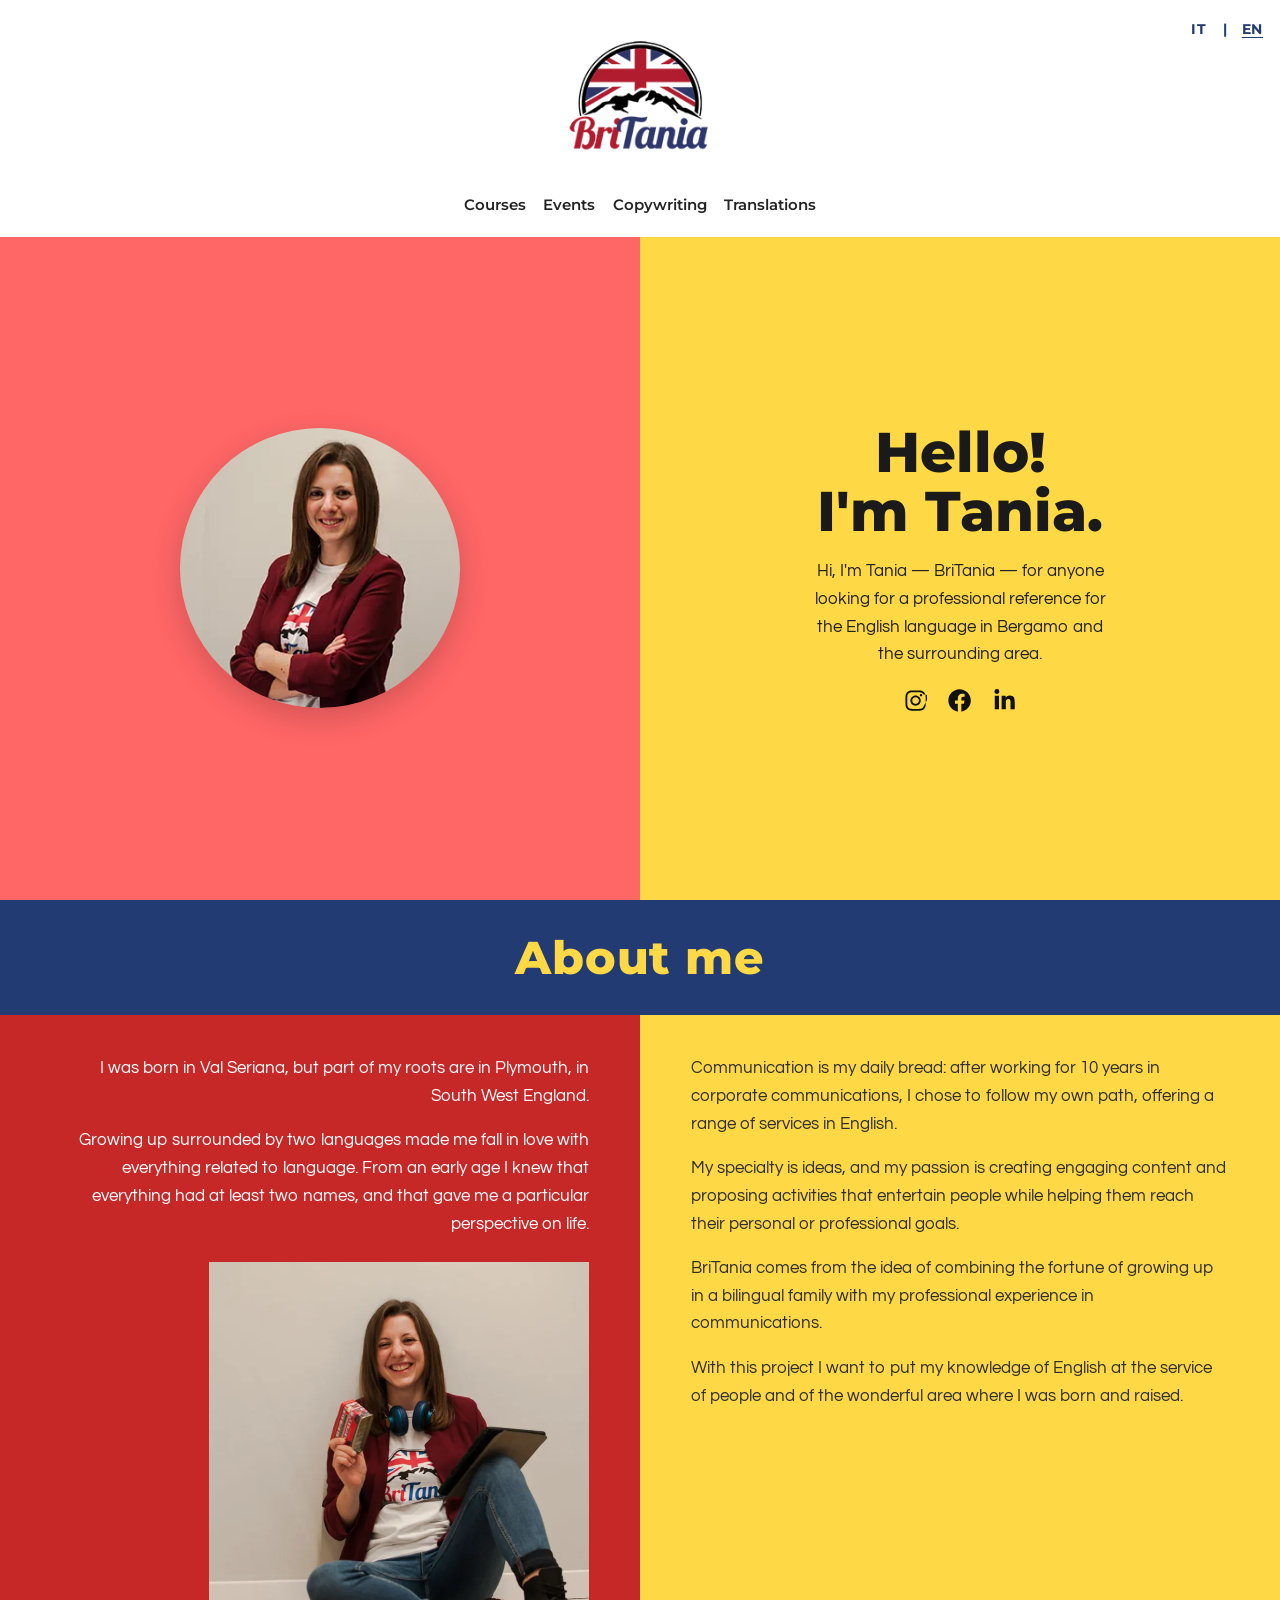
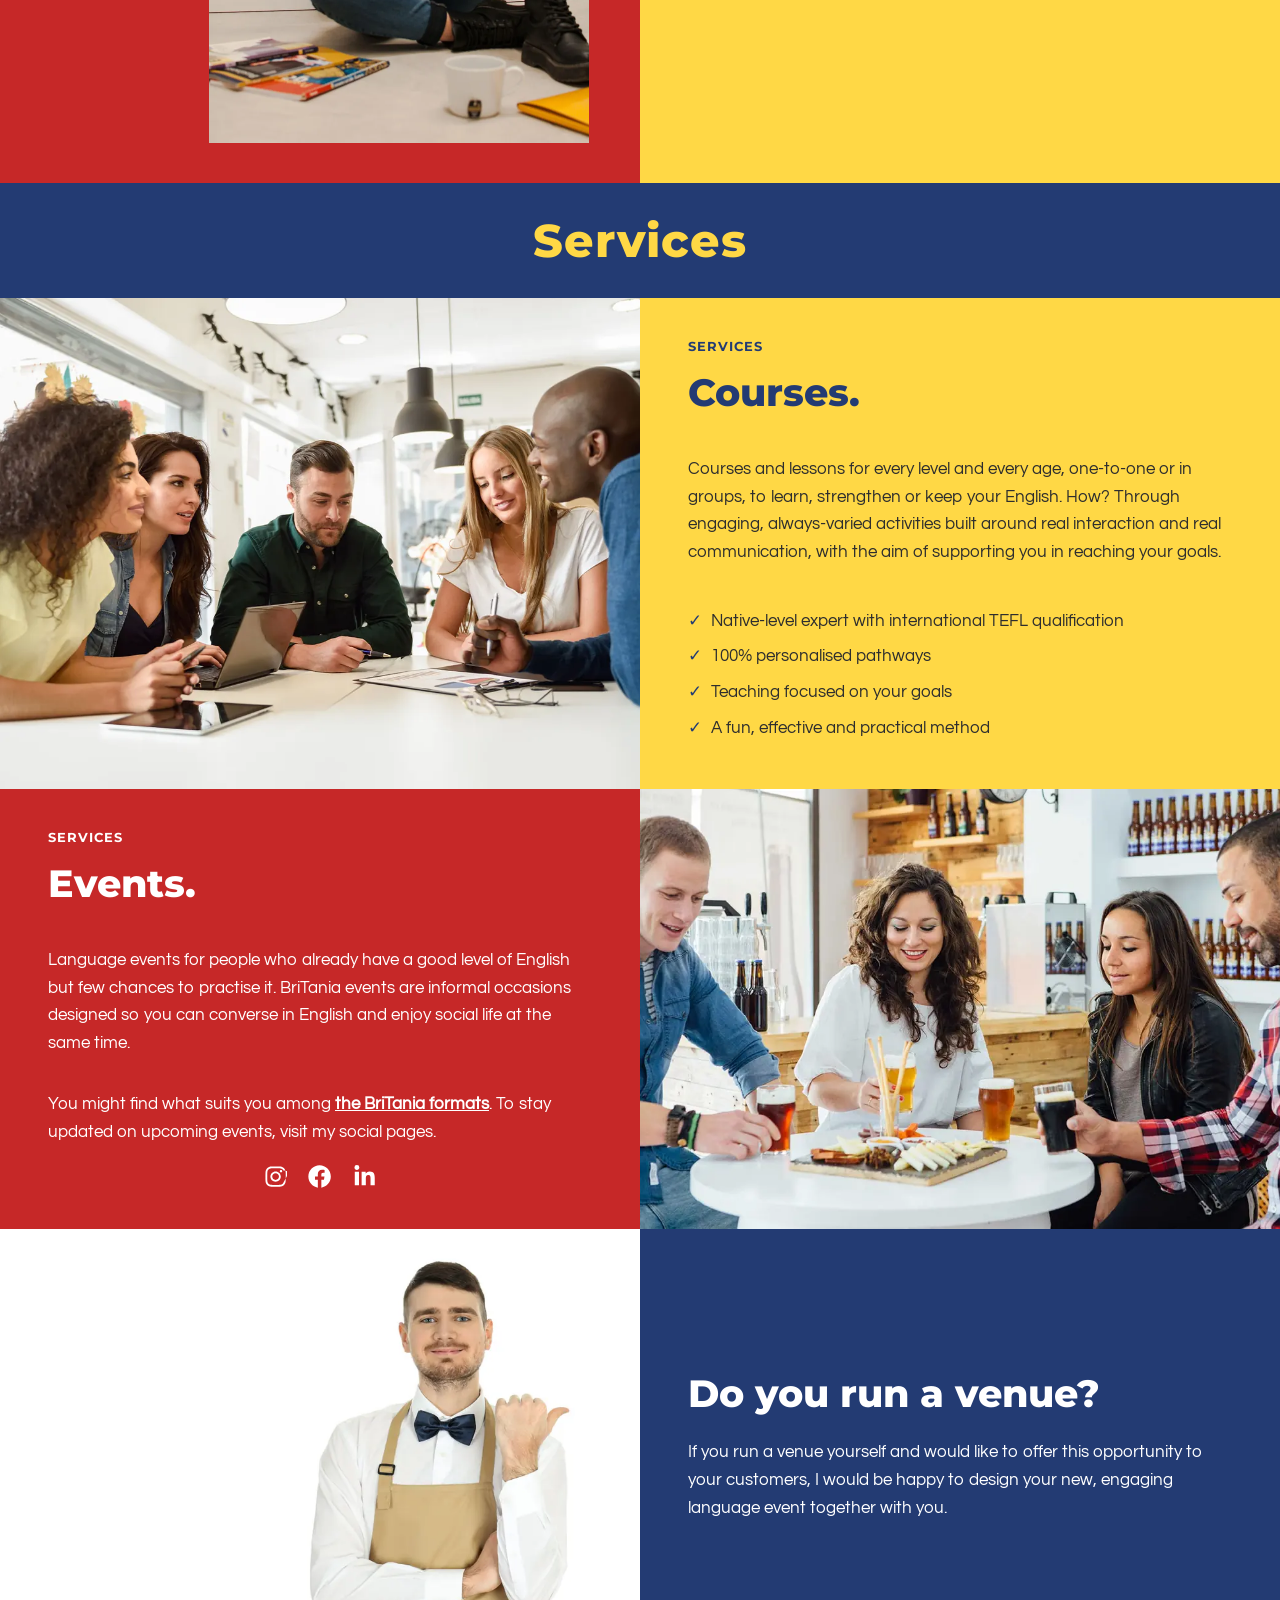
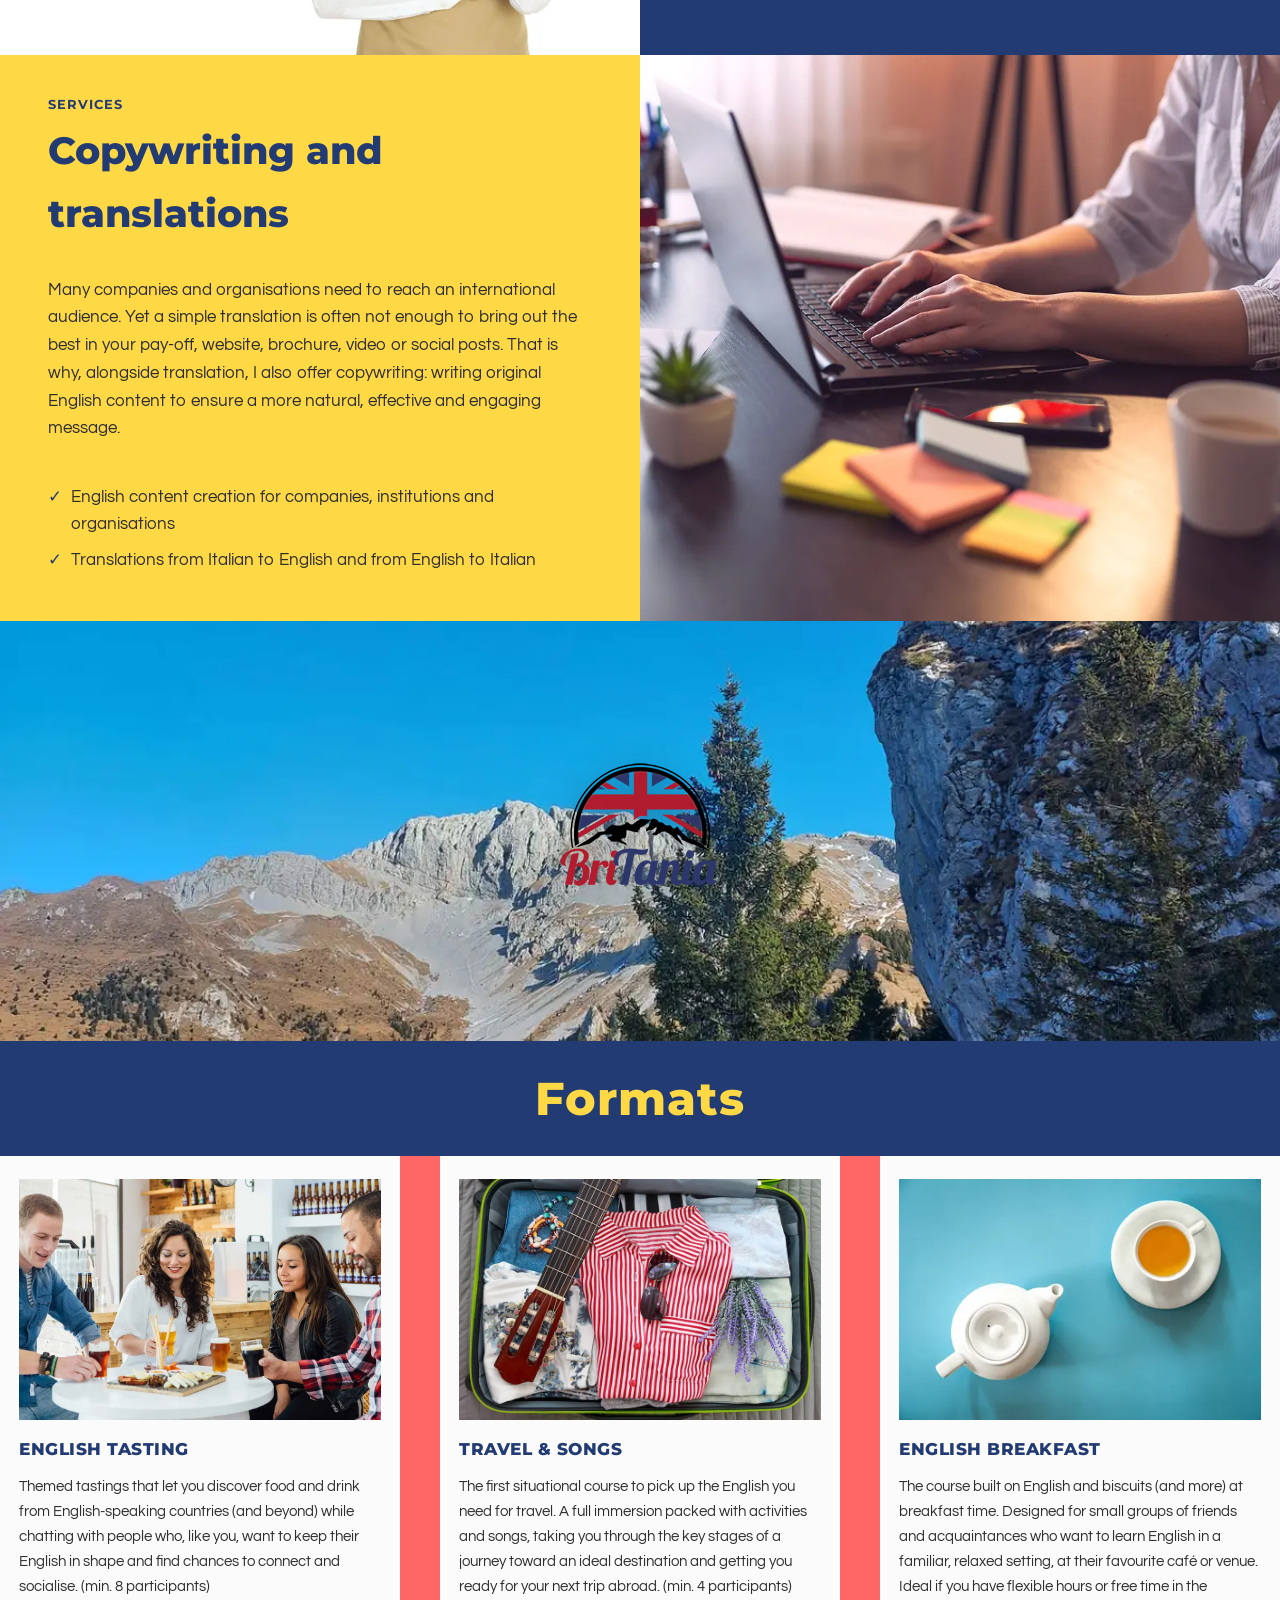
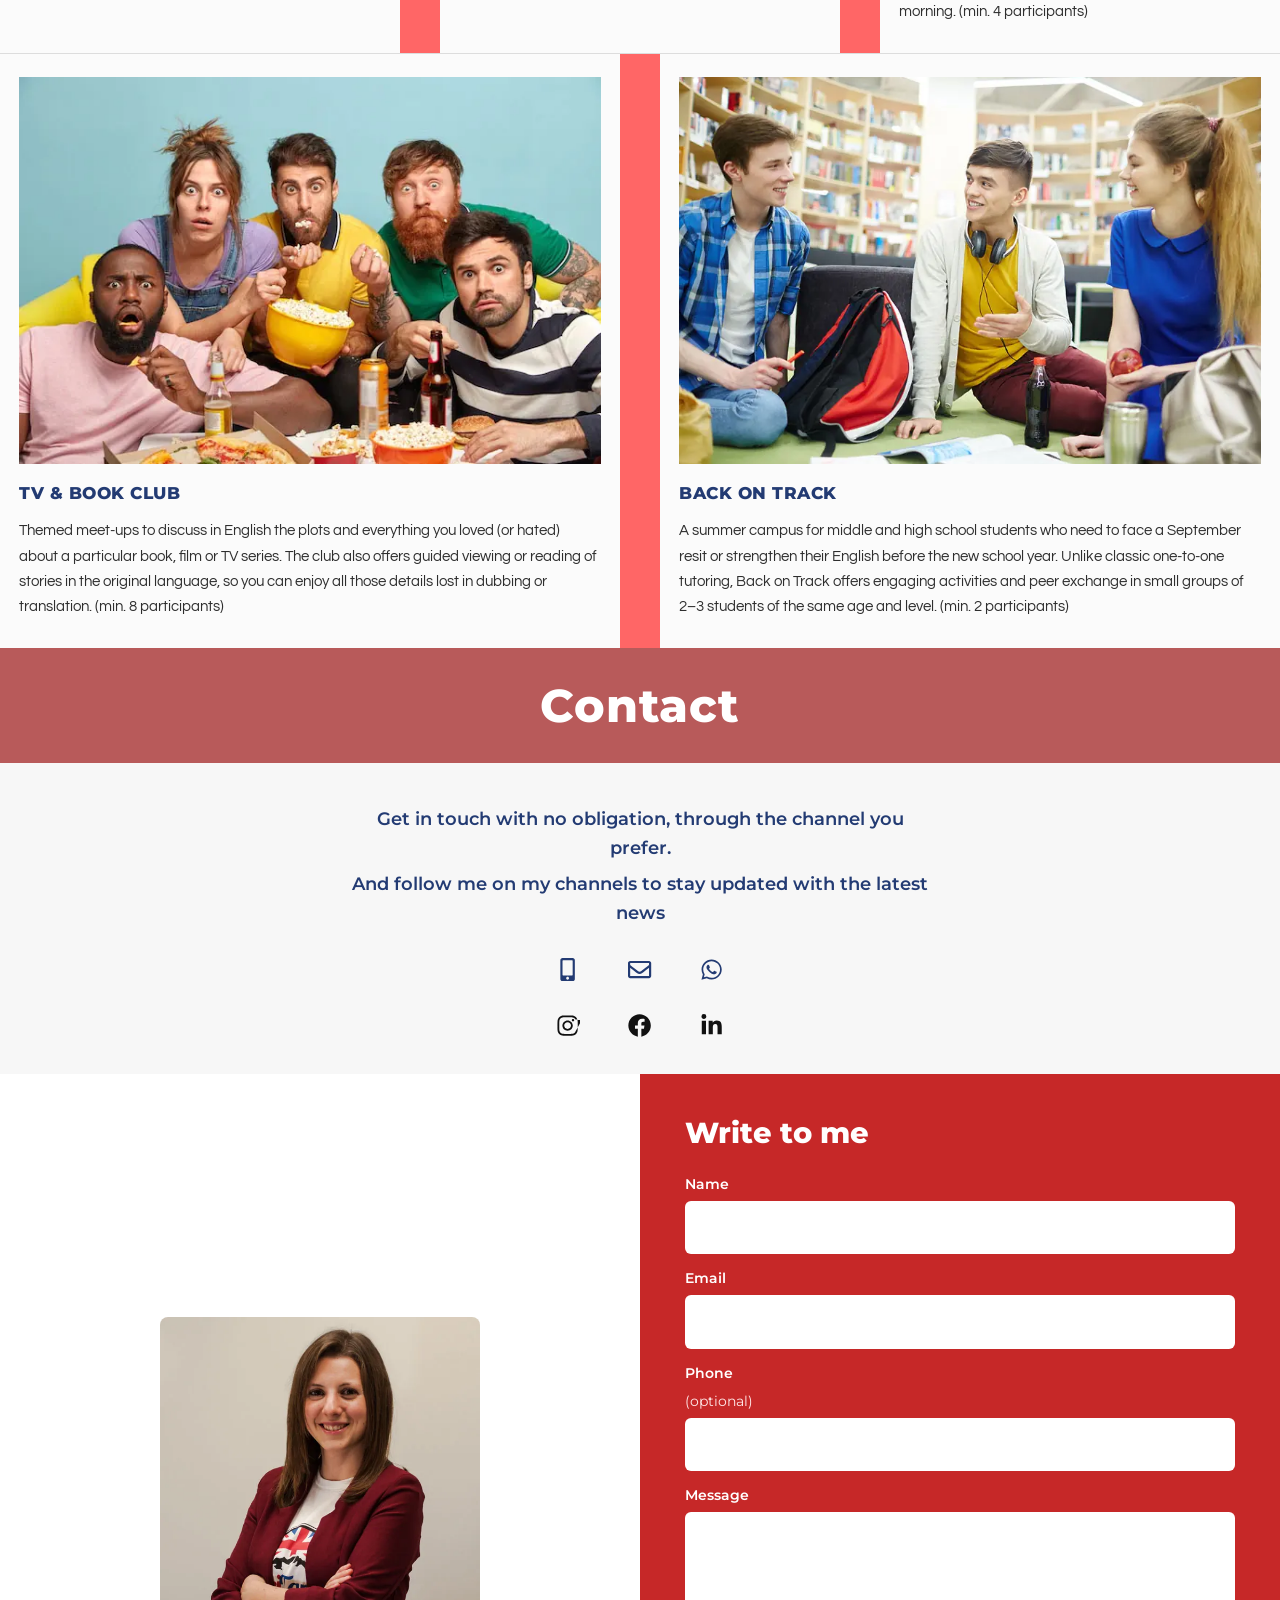
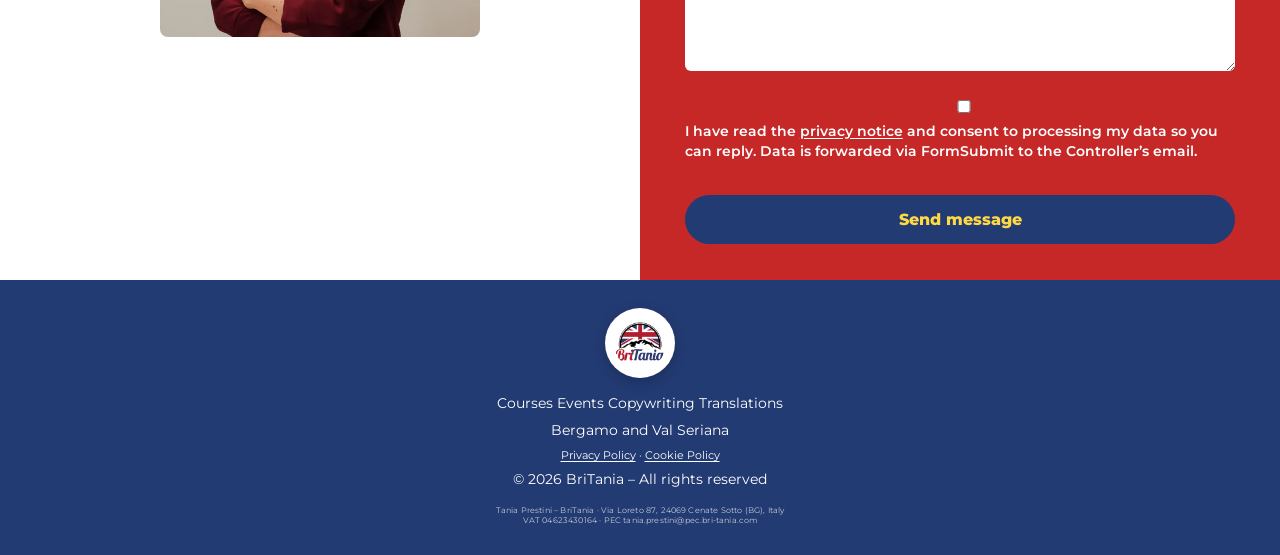
<file: en/index.html>
<!DOCTYPE html>
<html lang="en">
<head>
  <meta charset="UTF-8" />
  <meta name="viewport" content="width=device-width, initial-scale=1" />
  <title>BriTania – English courses in Bergamo and Val Seriana</title>
  <meta name="description" content="English lessons and courses, language events, copywriting and translations. BriTania by Tania Prestini, based in Cenate Sotto (BG), Italy." />
  <meta name="geo.region" content="IT-BG" />
  <meta name="geo.placename" content="Cenate Sotto" />
  <link rel="canonical" href="https://bri-tania.com/en/" />
  <link rel="alternate" hreflang="it" href="https://bri-tania.com/" />
  <link rel="alternate" hreflang="en" href="https://bri-tania.com/en/" />
  <link rel="alternate" hreflang="x-default" href="https://bri-tania.com/" />
  <link rel="describedby" href="https://bri-tania.com/llms.txt" />
  <meta property="og:type" content="website" />
  <meta property="og:locale" content="en_GB" />
  <meta property="og:url" content="https://bri-tania.com/en/" />
  <meta property="og:title" content="BriTania – English courses in Bergamo and Val Seriana" />
  <meta property="og:description" content="Courses, events, copywriting and translations with Tania Prestini." />
  <meta property="og:image" content="https://bri-tania.com/assets/images/og-cover.jpg" />
  <meta property="og:image:width" content="1200" />
  <meta property="og:image:height" content="630" />
  <meta property="og:image:alt" content="BriTania logo and portrait of Tania Prestini" />
  <meta name="twitter:card" content="summary_large_image" />
  <meta name="twitter:image" content="https://bri-tania.com/assets/images/og-cover.jpg" />
  <link rel="icon" href="../assets/images/BriTania-logo.png" />
  <link rel="preload" as="image" href="../assets/images/tania_prestini-bri-tania.webp" type="image/webp" fetchpriority="high" />
  <link rel="preload" href="../assets/fonts/montserrat-jtusjig1_i6t8kchkm459wlhyw.woff2" as="font" type="font/woff2" crossorigin />
  <link rel="preload" href="../assets/fonts/questrial-qdvustchpbm7nuuevf70vifl.woff2" as="font" type="font/woff2" crossorigin />
  <link rel="stylesheet" href="../assets/styles.css" />
  <script type="application/ld+json">
  {
    "@context": "https://schema.org",
    "@type": "ProfessionalService",
    "name": "BriTania",
    "alternateName": "Tania Prestini – BriTania",
    "url": "https://bri-tania.com/en/",
    "logo": "https://bri-tania.com/assets/images/BriTania-logo.webp",
    "image": "https://bri-tania.com/assets/images/og-cover.jpg",
    "description": "English courses, language events, copywriting and translations. Tania Prestini – BriTania, Cenate Sotto (BG), Italy.",
    "email": "taniaprestini@gmail.com",
    "telephone": "+39-347-804-6948",
    "address": {
      "@type": "PostalAddress",
      "streetAddress": "Via Loreto 87",
      "addressLocality": "Cenate Sotto",
      "addressRegion": "BG",
      "postalCode": "24069",
      "addressCountry": "IT"
    },
    "areaServed": [
      { "@type": "AdministrativeArea", "name": "Bergamo" },
      { "@type": "AdministrativeArea", "name": "Val Seriana" },
      { "@type": "AdministrativeArea", "name": "Province of Bergamo" }
    ],
    "knowsLanguage": ["it", "en"],
    "sameAs": [
      "https://www.instagram.com/bri_tania_prestini/",
      "https://www.facebook.com/tania.prestini/",
      "https://it.linkedin.com/in/taniaprestini"
    ]
  }
  </script>
</head>
<body>
  <div class="intro-screen" id="top">
    <header class="site-header">
      <div class="lang-switch" aria-label="Language">
        <a href="../index.html" lang="it">IT</a>
        <span aria-hidden="true">|</span>
        <span class="lang-current" aria-current="page">EN</span>
      </div>
      <a class="logo" href="#top">
        <img src="../assets/images/BriTania-logo.webp" alt="BriTania logo" width="150" height="150" decoding="async" />
      </a>
      <nav class="tagline-nav" aria-label="Sections">
        <a href="#courses">Courses</a>
        <a href="#events">Events</a>
        <a href="#copywriting">Copywriting</a>
        <a href="#contact">Translations</a>
      </nav>
    </header>

    <section class="hero" aria-label="Introduction">
      <div class="hero-photo">
        <img src="../assets/images/tania_prestini-bri-tania.webp" alt="Tania Prestini" width="300" height="300" fetchpriority="high" decoding="async" />
      </div>
      <div class="hero-copy">
        <h1>Hello!<br />I'm Tania.</h1>
        <p>
          Hi, I'm Tania — BriTania — for anyone looking for a professional
          reference for the English language in Bergamo and the surrounding area.
        </p>
        <div class="socials">
          <a href="https://www.instagram.com/bri_tania_prestini/?hl=it" target="_blank" rel="noopener noreferrer" aria-label="Instagram">
            <svg viewBox="0 0 448 512" aria-hidden="true"><path d="M224.1 141c-63.6 0-114.9 51.3-114.9 114.9s51.3 114.9 114.9 114.9S339 319.5 339 255.9 287.7 141 224.1 141zm0 189.6c-41.1 0-74.7-33.5-74.7-74.7s33.5-74.7 74.7-74.7 74.7 33.5 74.7 74.7-33.6 74.7-74.7 74.7zm146.4-194.3c0 14.9-12 26.8-26.8 26.8-14.9 0-26.8-12-26.8-26.8s12-26.8 26.8-26.8 26.8 12 26.8 26.8zm76.1 27.2c-1.7-35.9-9.9-67.7-36.2-93.9-26.2-26.2-58-34.4-93.9-36.2-37-2.1-147.9-2.1-184.9 0-35.8 1.7-67.6 9.9-93.9 36.1s-34.4 58-36.2 93.9c-2.1 37-2.1 147.9 0 184.9 1.7 35.9 9.9 67.7 36.2 93.9s58 34.4 93.9 36.2c37 2.1 147.9 2.1 184.9 0 35.9-1.7 67.7-9.9 93.9-36.2 26.2-26.2 34.4-58 36.2-93.9 2.1-37 2.1-147.8 0-184.8zM398.8 388c-7.8 19.6-22.9 34.7-42.6 42.6-29.5 11.7-99.5 9-132.1 9s-102.7 2.6-132.1-9c-19.6-7.8-34.7-22.9-42.6-42.6-11.7-29.5-9-99.5-9-132.1s-2.6-102.7 9-132.1c7.8-19.6 22.9-34.7 42.6-42.6 29.5-11.7 99.5-9 132.1-9s102.7-2.6 132.1 9c19.6 7.8 34.7 22.9 42.6 42.6 29.5 11.7 99.5 9 132.1 9s102.7 2.6 132.1-9c19.6-7.8 34.7-22.9 42.6-42.6 11.7-29.5 9-99.5 9-132.1s2.7-102.7-9-132.1z"/></svg>
          </a>
          <a href="https://www.facebook.com/tania.prestini/" target="_blank" rel="noopener noreferrer" aria-label="Facebook">
            <svg viewBox="0 0 512 512" aria-hidden="true"><path d="M504 256C504 119 393 8 256 8S8 119 8 256c0 123.78 90.69 226.38 209.25 245V327.69h-63V256h63v-54.64c0-62.15 37-96.48 93.67-96.48 27.14 0 55.52 4.84 55.52 4.84v61h-31.28c-30.8 0-40.41 19.12-40.41 38.73V256h68.78l-11 71.69h-57.78V501C413.31 482.38 504 379.78 504 256z"/></svg>
          </a>
          <a href="https://it.linkedin.com/in/taniaprestini" target="_blank" rel="noopener noreferrer" aria-label="LinkedIn">
            <svg viewBox="0 0 448 512" aria-hidden="true"><path d="M100.28 448H7.4V148.9h92.88zM53.79 108.1C24.09 108.1 0 83.5 0 53.8a53.79 53.79 0 0 1 107.58 0c0 29.7-24.1 54.3-53.79 54.3zM447.9 448h-92.68V302.4c0-34.7-.7-79.2-48.29-79.2-48.29 0-55.69 37.7-55.69 76.7V448h-92.78V148.9h89.08v40.8h1.3c12.4-23.5 42.69-48.3 87.88-48.3 94 0 111.28 61.9 111.28 142.3V448z"/></svg>
          </a>
        </div>
      </div>
    </section>
  </div>

  <main>
    <section id="about">
      <div class="bar bar-navy"><h2>About me</h2></div>
      <div class="about">
        <div class="about-left">
          <p>I was born in Val Seriana, but part of my roots are in Plymouth, in South West England.</p>
          <p>Growing up surrounded by two languages made me fall in love with everything related to language. From an early age I knew that everything had at least two names, and that gave me a particular perspective on life.</p>
          <img src="../assets/images/tania-prestini-britania.webp" alt="Tania Prestini, founder of BriTania" width="760" height="961" loading="lazy" decoding="async" />
        </div>
        <div class="about-right">
          <p>Communication is my daily bread: after working for 10 years in corporate communications, I chose to follow my own path, offering a range of services in English.</p>
          <p>My specialty is ideas, and my passion is creating engaging content and proposing activities that entertain people while helping them reach their personal or professional goals.</p>
          <p>BriTania comes from the idea of combining the fortune of growing up in a bilingual family with my professional experience in communications.</p>
          <p>With this project I want to put my knowledge of English at the service of people and of the wonderful area where I was born and raised.</p>
        </div>
      </div>
    </section>

    <section id="courses">
      <div class="bar bar-navy"><h2>Services</h2></div>
      <div class="split">
        <div class="split-media">
          <img src="../assets/images/corsi_bri-tania.webp" alt="Small-group English lesson" width="1200" height="796" loading="lazy" decoding="async" />
        </div>
        <div class="split-body bg-yellow">
          <p class="kicker">Services</p>
          <h3>Courses.</h3>
          <p>Courses and lessons for every level and every age, one-to-one or in groups, to learn, strengthen or keep your English. How? Through engaging, always-varied activities built around real interaction and real communication, with the aim of supporting you in reaching your goals.</p>
          <ul class="checks">
            <li>Native-level expert with international TEFL qualification</li>
            <li>100% personalised pathways</li>
            <li>Teaching focused on your goals</li>
            <li>A fun, effective and practical method</li>
          </ul>
        </div>
      </div>
    </section>

    <section id="events">
      <div class="split reverse">
        <div class="split-body bg-coral on-dark">
          <p class="kicker">Services</p>
          <h3>Events.</h3>
          <p>Language events for people who already have a good level of English but few chances to practise it. BriTania events are informal occasions designed so you can converse in English and enjoy social life at the same time.</p>
          <p>You might find what suits you among <a href="#format"><strong>the BriTania formats</strong></a>. To stay updated on upcoming events, visit my social pages.</p>
          <div class="socials socials-light">
            <a href="https://www.instagram.com/bri_tania_prestini/?hl=it" target="_blank" rel="noopener noreferrer" aria-label="Instagram">
              <svg viewBox="0 0 448 512" aria-hidden="true"><path d="M224.1 141c-63.6 0-114.9 51.3-114.9 114.9s51.3 114.9 114.9 114.9S339 319.5 339 255.9 287.7 141 224.1 141zm0 189.6c-41.1 0-74.7-33.5-74.7-74.7s33.5-74.7 74.7-74.7 74.7 33.5 74.7 74.7-33.6 74.7-74.7 74.7zm146.4-194.3c0 14.9-12 26.8-26.8 26.8-14.9 0-26.8-12-26.8-26.8s12-26.8 26.8-26.8 26.8 12 26.8 26.8zm76.1 27.2c-1.7-35.9-9.9-67.7-36.2-93.9-26.2-26.2-58-34.4-93.9-36.2-37-2.1-147.9-2.1-184.9 0-35.8 1.7-67.6 9.9-93.9 36.1s-34.4 58-36.2 93.9c-2.1 37-2.1 147.9 0 184.9 1.7 35.9 9.9 67.7 36.2 93.9s58 34.4 93.9 36.2c37 2.1 147.9 2.1 184.9 0 35.9-1.7 67.7-9.9 93.9-36.2 26.2-26.2 34.4-58 36.2-93.9 2.1-37 2.1-147.8 0-184.8zM398.8 388c-7.8 19.6-22.9 34.7-42.6 42.6-29.5 11.7-99.5 9-132.1 9s-102.7 2.6-132.1-9c-19.6-7.8-34.7-22.9-42.6-42.6-11.7-29.5-9-99.5-9-132.1s-2.6-102.7 9-132.1c7.8-19.6 22.9-34.7 42.6-42.6 29.5-11.7 99.5-9 132.1-9s102.7-2.6 132.1 9c19.6 7.8 34.7 22.9 42.6 42.6 29.5 11.7 99.5 9 132.1 9s102.7 2.6 132.1-9c19.6-7.8 34.7-22.9 42.6-42.6 11.7-29.5 9-99.5 9-132.1s2.7-102.7-9-132.1z"/></svg>
            </a>
            <a href="https://www.facebook.com/tania.prestini/" target="_blank" rel="noopener noreferrer" aria-label="Facebook">
              <svg viewBox="0 0 512 512" aria-hidden="true"><path d="M504 256C504 119 393 8 256 8S8 119 8 256c0 123.78 90.69 226.38 209.25 245V327.69h-63V256h63v-54.64c0-62.15 37-96.48 93.67-96.48 27.14 0 55.52 4.84 55.52 4.84v61h-31.28c-30.8 0-40.41 19.12-40.41 38.73V256h68.78l-11 71.69h-57.78V501C413.31 482.38 504 379.78 504 256z"/></svg>
            </a>
            <a href="https://it.linkedin.com/in/taniaprestini" target="_blank" rel="noopener noreferrer" aria-label="LinkedIn">
              <svg viewBox="0 0 448 512" aria-hidden="true"><path d="M100.28 448H7.4V148.9h92.88zM53.79 108.1C24.09 108.1 0 83.5 0 53.8a53.79 53.79 0 0 1 107.58 0c0 29.7-24.1 54.3-53.79 54.3zM447.9 448h-92.68V302.4c0-34.7-.7-79.2-48.29-79.2-48.29 0-55.69 37.7-55.69 76.7V448h-92.78V148.9h89.08v40.8h1.3c12.4-23.5 42.69-48.3 87.88-48.3 94 0 111.28 61.9 111.28 142.3V448z"/></svg>
            </a>
          </div>
        </div>
        <div class="split-media">
          <img src="../assets/images/English-testing.webp" alt="Guests at a BriTania event" width="1000" height="667" loading="lazy" decoding="async" />
        </div>
      </div>

      <div class="split">
        <div class="split-media">
          <img src="../assets/images/man.webp" alt="Guest speaking at a BriTania event" width="1000" height="666" loading="lazy" decoding="async" />
        </div>
        <div class="split-body bg-navy on-dark locale">
          <h3>Do you run a venue?</h3>
          <p>If you run a venue yourself and would like to offer this opportunity to your customers, I would be happy to design your new, engaging language event together with you.</p>
        </div>
      </div>
    </section>

    <section id="copywriting">
      <div class="split reverse">
        <div class="split-body bg-yellow">
          <p class="kicker">Services</p>
          <h3>Copywriting and translations</h3>
          <p>Many companies and organisations need to reach an international audience. Yet a simple translation is often not enough to bring out the best in your pay-off, website, brochure, video or social posts. That is why, alongside translation, I also offer copywriting: writing original English content to ensure a more natural, effective and engaging message.</p>
          <ul class="checks">
            <li>English content creation for companies, institutions and organisations</li>
            <li>Translations from Italian to English and from English to Italian</li>
          </ul>
        </div>
        <div class="split-media">
          <img src="../assets/images/copyright_bri-tania.webp" alt="Copywriting and translation work" width="1200" height="796" loading="lazy" decoding="async" />
        </div>
      </div>
    </section>

    <section class="logo-banner" aria-label="BriTania">
      <img class="banner-bg" src="../assets/images/mp001.webp" alt="" width="1200" height="675" loading="lazy" decoding="async" />
      <img class="banner-logo" src="../assets/images/BriTania-logo.webp" alt="BriTania" width="170" height="170" loading="lazy" decoding="async" />
    </section>

    <section id="format">
      <div class="bar bar-navy"><h2>Formats</h2></div>
      <div class="formats-row">
        <article class="format">
          <img src="../assets/images/English-testing.webp" alt="English Tasting – food tasting and English conversation" width="1000" height="667" loading="lazy" decoding="async" />
          <h3>English Tasting</h3>
          <p>Themed tastings that let you discover food and drink from English-speaking countries (and beyond) while chatting with people who, like you, want to keep their English in shape and find chances to connect and socialise. (min. 8 participants)</p>
        </article>
        <div class="format-spacer" aria-hidden="true"></div>
        <article class="format">
          <img src="../assets/images/travel-and-song.webp" alt="Travel &amp; Songs – English course for travel" width="800" height="534" loading="lazy" decoding="async" />
          <h3>Travel &amp; Songs</h3>
          <p>The first situational course to pick up the English you need for travel. A full immersion packed with activities and songs, taking you through the key stages of a journey toward an ideal destination and getting you ready for your next trip abroad. (min. 4 participants)</p>
        </article>
        <div class="format-spacer" aria-hidden="true"></div>
        <article class="format">
          <img src="../assets/images/cup-of-tea.webp" alt="English Breakfast – English lesson at a café" width="500" height="333" loading="lazy" decoding="async" />
          <h3>English Breakfast</h3>
          <p>The course built on English and biscuits (and more) at breakfast time. Designed for small groups of friends and acquaintances who want to learn English in a familiar, relaxed setting, at their favourite café or venue. Ideal if you have flexible hours or free time in the morning. (min. 4 participants)</p>
        </article>
      </div>
      <div class="formats-row formats-row-2">
        <article class="format">
          <img src="../assets/images/book-club.webp" alt="TV &amp; Book Club – discuss books and series in English" width="626" height="417" loading="lazy" decoding="async" />
          <h3>TV &amp; Book Club</h3>
          <p>Themed meet-ups to discuss in English the plots and everything you loved (or hated) about a particular book, film or TV series. The club also offers guided viewing or reading of stories in the original language, so you can enjoy all those details lost in dubbing or translation. (min. 8 participants)</p>
        </article>
        <div class="format-spacer" aria-hidden="true"></div>
        <article class="format">
          <img src="../assets/images/back-on-track.webp" alt="Back on Track – summer English campus for students" width="800" height="534" loading="lazy" decoding="async" />
          <h3>Back on Track</h3>
          <p>A summer campus for middle and high school students who need to face a September resit or strengthen their English before the new school year. Unlike classic one-to-one tutoring, Back on Track offers engaging activities and peer exchange in small groups of 2–3 students of the same age and level. (min. 2 participants)</p>
        </article>
      </div>
    </section>

    <section id="contact">
      <div class="bar bar-rose"><h2>Contact</h2></div>
      <div class="contact-top">
        <blockquote>Get in touch with no obligation, through the channel you prefer.</blockquote>
        <blockquote>And follow me on my channels to stay updated with the latest news</blockquote>
        <div class="contact-icons">
          <a href="tel:+393478046948" aria-label="Phone">
            <svg viewBox="0 0 320 512" aria-hidden="true"><path d="M272 0H48C21.5 0 0 21.5 0 48v416c0 26.5 21.5 48 48 48h224c26.5 0 48-21.5 48-48V48c0-26.5-21.5-48-48-48zM160 480c-17.7 0-32-14.3-32-32s14.3-32 32-32 32 14.3 32 32-14.3 32-32 32zm112-108c0 6.6-5.4 12-12 12H60c-6.6 0-12-5.4-12-12V60c0-6.6 5.4-12 12-12h200c6.6 0 12 5.4 12 12v312z"/></svg>
          </a>
          <a href="mailto:taniaprestini@gmail.com" aria-label="Email">
            <svg viewBox="0 0 512 512" aria-hidden="true"><path d="M464 64H48C21.49 64 0 85.49 0 112v288c0 26.51 21.49 48 48 48h416c26.51 0 48-21.49 48-48V112c0-26.51-21.49-48-48-48zm0 48v40.805c-22.422 18.259-58.168 46.651-134.587 106.49-16.841 13.247-50.201 45.072-73.413 44.701-23.208.375-56.579-31.459-73.413-44.701C106.18 199.465 70.425 171.067 48 152.805V112h416zM48 400V214.398c22.914 18.251 55.409 43.862 104.938 82.646 21.857 17.205 60.134 55.186 103.062 54.955 42.717.231 80.509-37.199 103.053-54.947 49.528-38.783 82.032-64.401 104.947-82.653V400H48z"/></svg>
          </a>
          <a href="https://wa.me/393478046948" target="_blank" rel="noopener noreferrer" aria-label="WhatsApp">
            <svg viewBox="0 0 448 512" aria-hidden="true"><path d="M380.9 97.1C339 55.1 283.2 32 223.9 32c-122.4 0-222 99.6-222 222 0 39.1 10.2 77.3 29.6 111L0 480l117.7-30.9c32.4 17.7 68.9 27 106.1 27h.1c122.3 0 224.1-99.6 224.1-222 0-59.3-25.2-115-67.1-157zm-157 341.6c-33.2 0-65.7-8.9-94-25.7l-6.7-4-69.8 18.3L72 359.2l-4.4-7c-18.5-29.4-28.2-63.3-28.2-98.2 0-101.7 82.8-184.5 184.6-184.5 49.3 0 95.6 19.2 130.4 54.1 34.8 34.9 56.2 81.2 56.1 130.5 0 101.8-84.9 184.6-186.6 184.6zm101.2-138.2c-5.5-2.8-32.8-16.2-37.9-18-5.1-1.9-8.8-2.8-12.5 2.8-3.7 5.6-14.3 18-17.6 21.8-3.2 3.7-6.5 4.2-12 1.4-32.6-16.3-54-29.1-75.5-66-5.7-9.8 5.7-9.1 16.3-30.3 1.8-3.7.9-6.9-.5-9.7-1.4-2.8-12.5-30.1-17.1-41.2-4.5-10.8-9.1-9.3-12.5-9.5-3.2-.2-6.9-.2-10.6-.2-3.7 0-9.7 1.4-14.8 6.9-5.1 5.6-19.4 19-19.4 46.3 0 27.3 19.9 53.7 22.6 57.4 2.8 3.7 39.1 59.7 94.8 83.8 35.2 15.2 49 16.5 66.6 13.9 10.7-1.6 32.8-13.4 37.4-26.4 4.6-13 4.6-24.1 3.2-26.4-1.3-2.5-5-3.9-10.5-6.6z"/></svg>
          </a>
        </div>
        <div class="socials">
          <a href="https://www.instagram.com/bri_tania_prestini/?hl=it" target="_blank" rel="noopener noreferrer" aria-label="Instagram">
            <svg viewBox="0 0 448 512" aria-hidden="true"><path d="M224.1 141c-63.6 0-114.9 51.3-114.9 114.9s51.3 114.9 114.9 114.9S339 319.5 339 255.9 287.7 141 224.1 141zm0 189.6c-41.1 0-74.7-33.5-74.7-74.7s33.5-74.7 74.7-74.7 74.7 33.5 74.7 74.7-33.6 74.7-74.7 74.7zm146.4-194.3c0 14.9-12 26.8-26.8 26.8-14.9 0-26.8-12-26.8-26.8s12-26.8 26.8-26.8 26.8 12 26.8 26.8zm76.1 27.2c-1.7-35.9-9.9-67.7-36.2-93.9-26.2-26.2-58-34.4-93.9-36.2-37-2.1-147.9-2.1-184.9 0-35.8 1.7-67.6 9.9-93.9 36.1s-34.4 58-36.2 93.9c-2.1 37-2.1 147.9 0 184.9 1.7 35.9 9.9 67.7 36.2 93.9s58 34.4 93.9 36.2c37 2.1 147.9 2.1 184.9 0 35.9-1.7 67.7-9.9 93.9-36.2 26.2-26.2 34.4-58 36.2-93.9 2.1-37 2.1-147.8 0-184.8zM398.8 388c-7.8 19.6-22.9 34.7-42.6 42.6-29.5 11.7-99.5 9-132.1 9s-102.7 2.6-132.1-9c-19.6-7.8-34.7-22.9-42.6-42.6-11.7-29.5-9-99.5-9-132.1s-2.6-102.7 9-132.1c7.8-19.6 22.9-34.7 42.6-42.6 29.5-11.7 99.5-9 132.1-9s102.7-2.6 132.1 9c19.6 7.8 34.7 22.9 42.6 42.6 29.5 11.7 99.5 9 132.1 9s102.7 2.6 132.1-9c19.6-7.8 34.7-22.9 42.6-42.6 11.7-29.5 9-99.5 9-132.1s2.7-102.7-9-132.1z"/></svg>
          </a>
          <a href="https://www.facebook.com/tania.prestini/" target="_blank" rel="noopener noreferrer" aria-label="Facebook">
            <svg viewBox="0 0 512 512" aria-hidden="true"><path d="M504 256C504 119 393 8 256 8S8 119 8 256c0 123.78 90.69 226.38 209.25 245V327.69h-63V256h63v-54.64c0-62.15 37-96.48 93.67-96.48 27.14 0 55.52 4.84 55.52 4.84v61h-31.28c-30.8 0-40.41 19.12-40.41 38.73V256h68.78l-11 71.69h-57.78V501C413.31 482.38 504 379.78 504 256z"/></svg>
          </a>
          <a href="https://it.linkedin.com/in/taniaprestini" target="_blank" rel="noopener noreferrer" aria-label="LinkedIn">
            <svg viewBox="0 0 448 512" aria-hidden="true"><path d="M100.28 448H7.4V148.9h92.88zM53.79 108.1C24.09 108.1 0 83.5 0 53.8a53.79 53.79 0 0 1 107.58 0c0 29.7-24.1 54.3-53.79 54.3zM447.9 448h-92.68V302.4c0-34.7-.7-79.2-48.29-79.2-48.29 0-55.69 37.7-55.69 76.7V448h-92.78V148.9h89.08v40.8h1.3c12.4-23.5 42.69-48.3 87.88-48.3 94 0 111.28 61.9 111.28 142.3V448z"/></svg>
          </a>
        </div>
      </div>

      <div class="contact-bottom">
        <div class="contact-photo">
          <img src="../assets/images/tania-prestini-britania-2.webp" alt="Tania Prestini" width="600" height="600" loading="lazy" decoding="async" />
        </div>
        <div class="contact-form-wrap">
          <h3>Write to me</h3>
          <form action="https://formsubmit.co/taniaprestini@gmail.com" method="POST">
            <input type="hidden" name="_subject" value="New message from the BriTania website (EN)" />
            <input type="hidden" name="_captcha" value="false" />
            <input type="hidden" name="_template" value="table" />
            <input type="text" name="_honey" class="honey" tabindex="-1" autocomplete="off" aria-hidden="true" />
            <label>Name<input type="text" name="name" required autocomplete="name" /></label>
            <label>Email<input type="email" name="email" required autocomplete="email" /></label>
            <label>Phone <span class="opt">(optional)</span><input type="tel" name="phone" autocomplete="tel" /></label>
            <label>Message<textarea name="message" rows="5" required></textarea></label>
            <label class="form-consent">
              <input type="checkbox" name="privacy_consent" value="accepted" required />
              <span>I have read the <a href="privacy.html" target="_blank" rel="noopener">privacy notice</a> and consent to processing my data so you can reply. Data is forwarded via FormSubmit to the Controller’s email.</span>
            </label>
            <button type="submit">Send message</button>
          </form>
        </div>
      </div>
    </section>
  </main>

  <footer class="site-footer">
    <img src="../assets/images/BriTania-logo.webp" alt="BriTania" width="70" height="70" />
    <p>Courses Events Copywriting Translations</p>
    <p>Bergamo and Val Seriana</p>
    <p class="legal-links"><a href="privacy.html">Privacy Policy</a> · <a href="cookie.html">Cookie Policy</a></p>
    <p>© <span id="year"></span> BriTania – All rights reserved</p>
    <p class="legal-line">Tania Prestini – BriTania · Via Loreto 87, 24069 Cenate Sotto (BG), Italy<br />VAT 04623430164 · PEC tania.prestini@pec.bri-tania.com</p>
  </footer>

  <script src="../assets/main.js" defer></script>
</body>
</html>
</file>
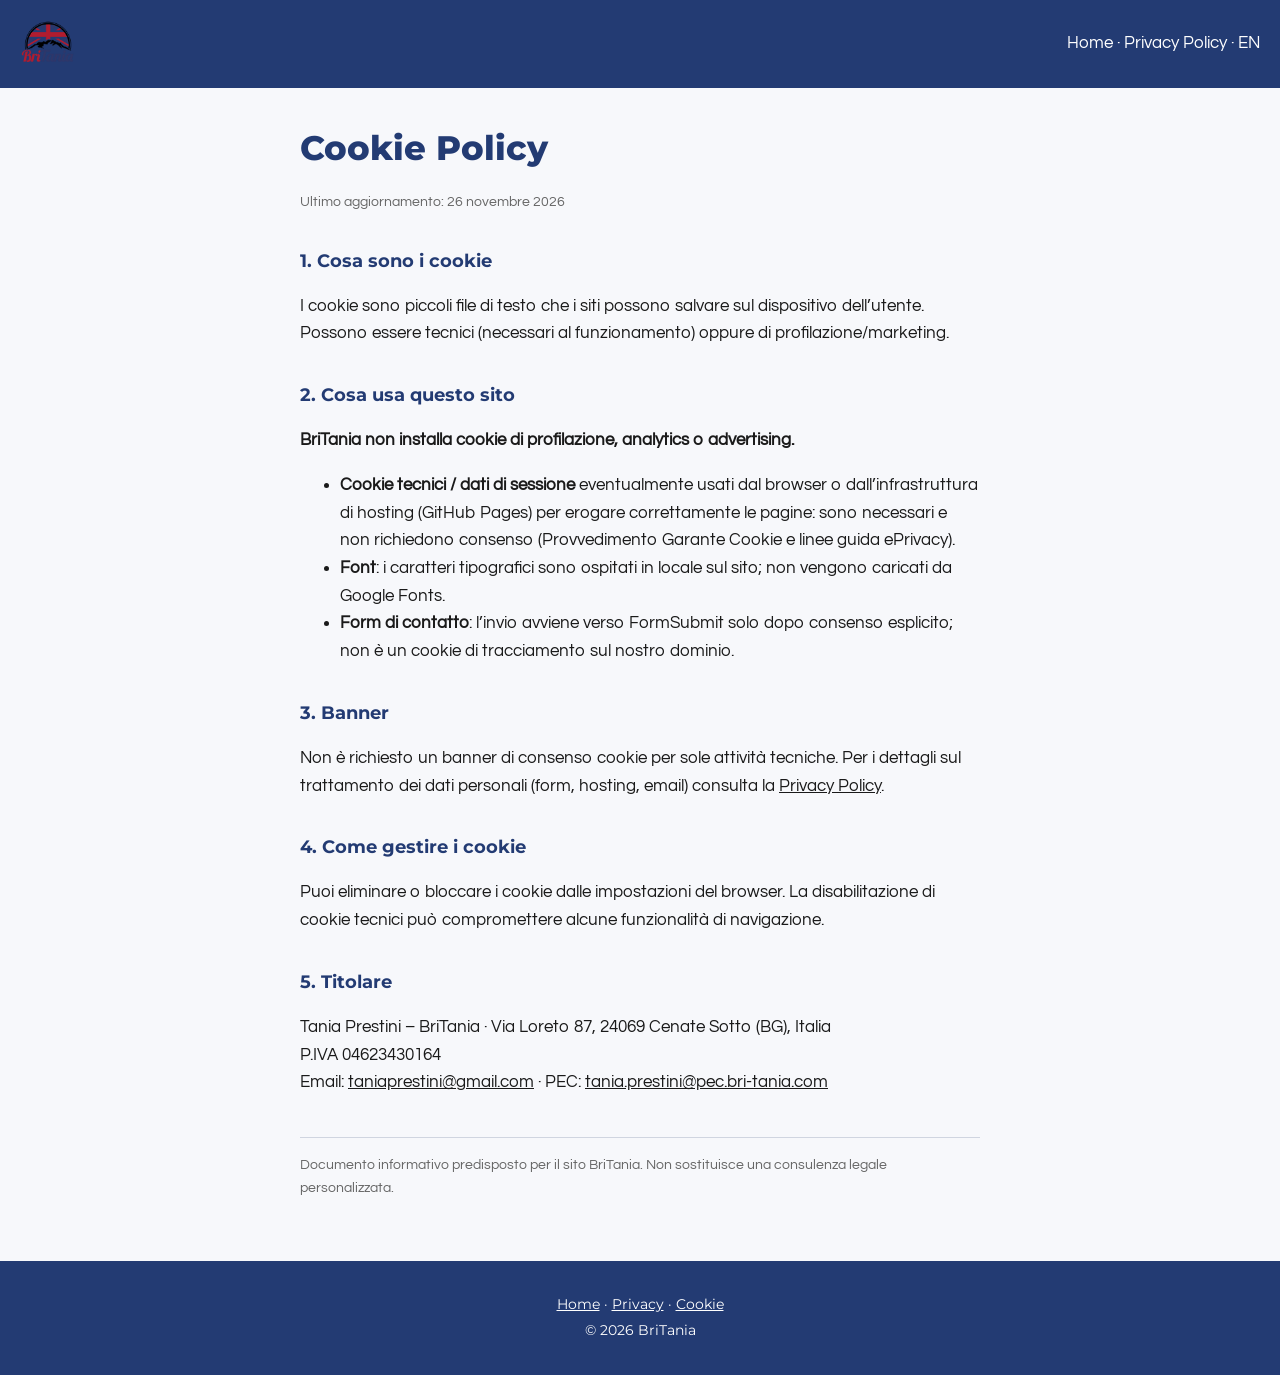
<file: cookie.html>
<!DOCTYPE html>
<html lang="it">
<head>
  <meta charset="UTF-8" />
  <meta name="viewport" content="width=device-width, initial-scale=1" />
  <title>Cookie Policy – BriTania</title>
  <meta name="robots" content="noindex,follow" />
  <link rel="canonical" href="https://bri-tania.com/cookie.html" />
  <link rel="icon" href="assets/images/BriTania-logo.png" />
  <link rel="stylesheet" href="assets/styles.css" />
  <link rel="stylesheet" href="assets/legal.css" />
</head>
<body class="legal-page">
  <header class="legal-header">
    <a href="index.html"><img src="assets/images/BriTania-logo.png" alt="BriTania" width="72" height="72" /></a>
    <nav><a href="index.html">Home</a> · <a href="privacy.html">Privacy Policy</a> · <a href="en/cookie.html" lang="en">EN</a></nav>
  </header>

  <main class="legal-main">
    <h1>Cookie Policy</h1>
    <p class="legal-updated">Ultimo aggiornamento: 26 novembre 2026</p>

    <h2>1. Cosa sono i cookie</h2>
    <p>I cookie sono piccoli file di testo che i siti possono salvare sul dispositivo dell’utente. Possono essere tecnici (necessari al funzionamento) oppure di profilazione/marketing.</p>

    <h2>2. Cosa usa questo sito</h2>
    <p><strong>BriTania non installa cookie di profilazione, analytics o advertising.</strong></p>
    <ul>
      <li><strong>Cookie tecnici / dati di sessione</strong> eventualmente usati dal browser o dall’infrastruttura di hosting (GitHub Pages) per erogare correttamente le pagine: sono necessari e non richiedono consenso (Provvedimento Garante Cookie e linee guida ePrivacy).</li>
      <li><strong>Font</strong>: i caratteri tipografici sono ospitati in locale sul sito; non vengono caricati da Google Fonts.</li>
      <li><strong>Form di contatto</strong>: l’invio avviene verso FormSubmit solo dopo consenso esplicito; non è un cookie di tracciamento sul nostro dominio.</li>
    </ul>

    <h2>3. Banner</h2>
    <p>Non è richiesto un banner di consenso cookie per sole attività tecniche. Per i dettagli sul trattamento dei dati personali (form, hosting, email) consulta la <a href="privacy.html">Privacy Policy</a>.</p>

    <h2>4. Come gestire i cookie</h2>
    <p>Puoi eliminare o bloccare i cookie dalle impostazioni del browser. La disabilitazione di cookie tecnici può compromettere alcune funzionalità di navigazione.</p>

    <h2>5. Titolare</h2>
    <p>Tania Prestini – BriTania · Via Loreto 87, 24069 Cenate Sotto (BG), Italia<br />P.IVA 04623430164<br />Email: <a href="mailto:taniaprestini@gmail.com">taniaprestini@gmail.com</a> · PEC: <a href="mailto:tania.prestini@pec.bri-tania.com">tania.prestini@pec.bri-tania.com</a></p>

    <p class="legal-note">Documento informativo predisposto per il sito BriTania. Non sostituisce una consulenza legale personalizzata.</p>
  </main>

  <footer class="site-footer">
    <p><a href="index.html">Home</a> · <a href="privacy.html">Privacy</a> · <a href="cookie.html">Cookie</a></p>
    <p>© <span id="year"></span> BriTania</p>
  </footer>
  <script src="assets/main.js"></script>
</body>
</html>
</file>
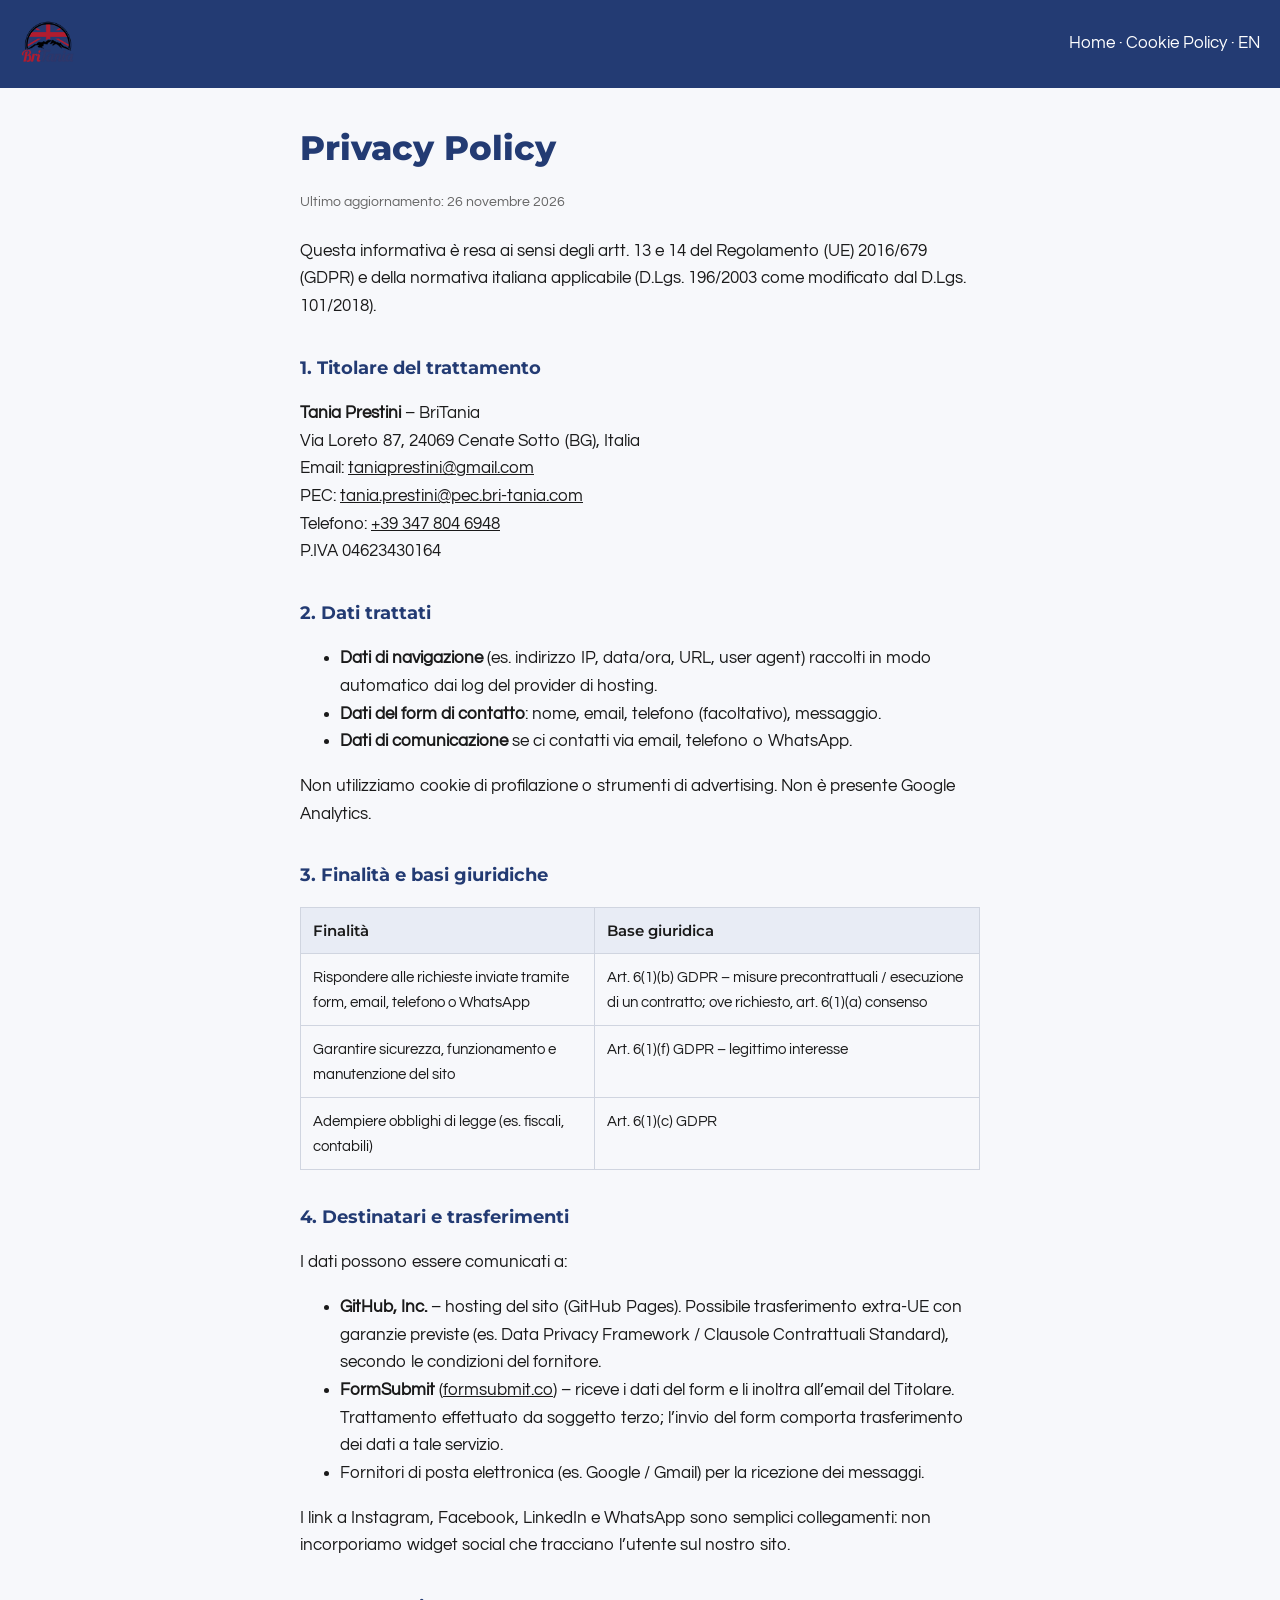
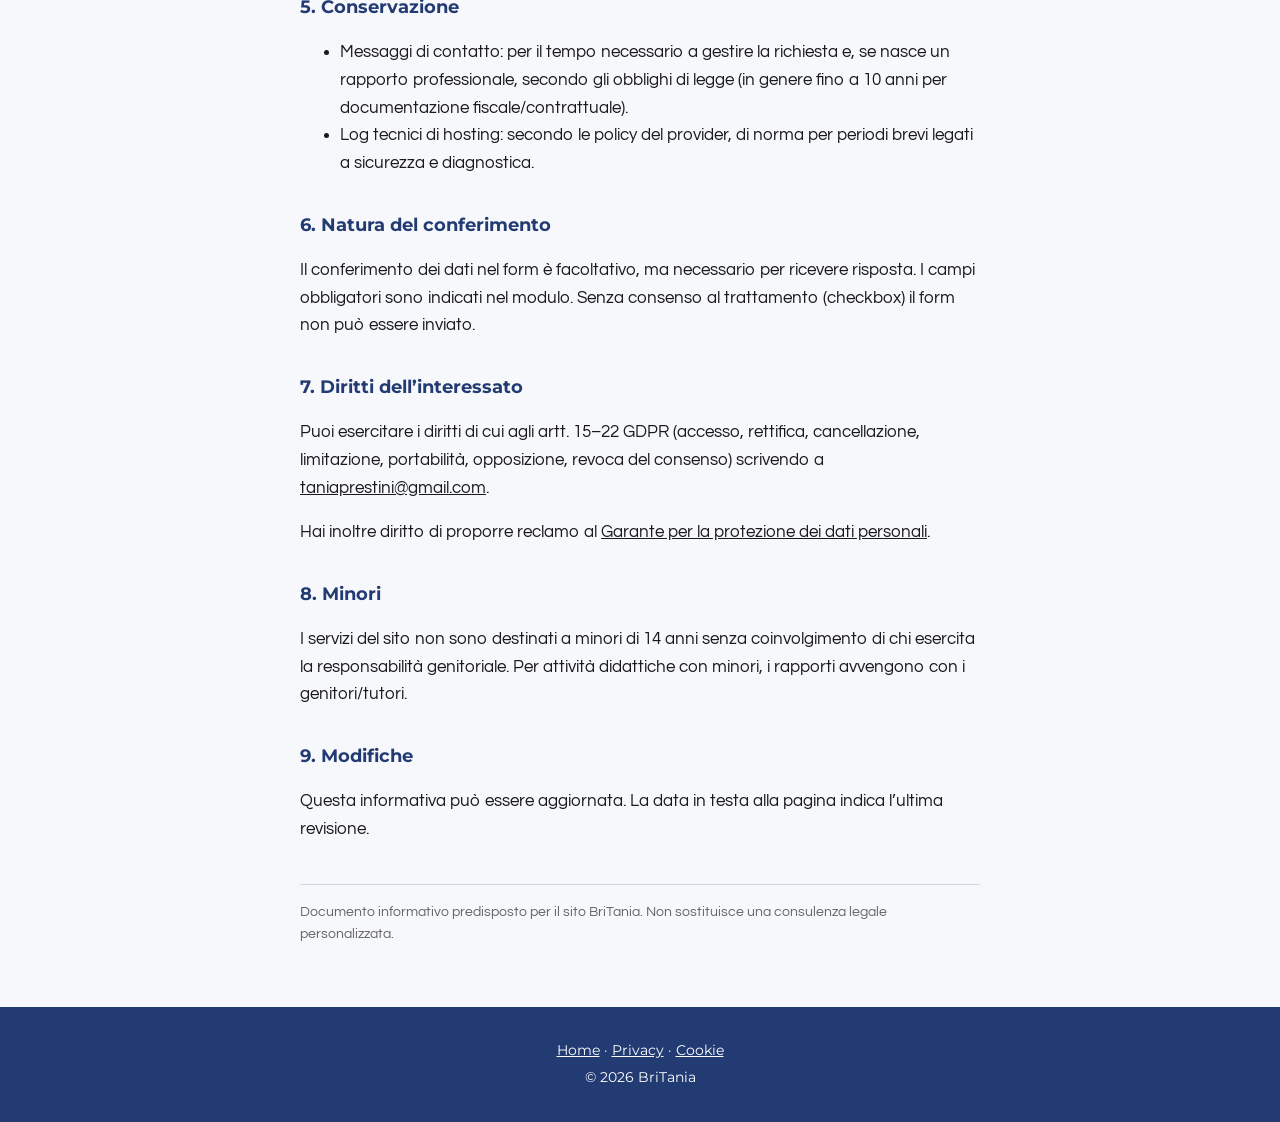
<file: privacy.html>
<!DOCTYPE html>
<html lang="it">
<head>
  <meta charset="UTF-8" />
  <meta name="viewport" content="width=device-width, initial-scale=1" />
  <title>Privacy Policy – BriTania</title>
  <meta name="robots" content="noindex,follow" />
  <link rel="canonical" href="https://bri-tania.com/privacy.html" />
  <link rel="icon" href="assets/images/BriTania-logo.png" />
  <link rel="stylesheet" href="assets/styles.css" />
  <link rel="stylesheet" href="assets/legal.css" />
</head>
<body class="legal-page">
  <header class="legal-header">
    <a href="index.html"><img src="assets/images/BriTania-logo.png" alt="BriTania" width="72" height="72" /></a>
    <nav><a href="index.html">Home</a> · <a href="cookie.html">Cookie Policy</a> · <a href="en/privacy.html" lang="en">EN</a></nav>
  </header>

  <main class="legal-main">
    <h1>Privacy Policy</h1>
    <p class="legal-updated">Ultimo aggiornamento: 26 novembre 2026</p>
    <p>Questa informativa è resa ai sensi degli artt. 13 e 14 del Regolamento (UE) 2016/679 (GDPR) e della normativa italiana applicabile (D.Lgs. 196/2003 come modificato dal D.Lgs. 101/2018).</p>

    <h2>1. Titolare del trattamento</h2>
    <p>
      <strong>Tania Prestini</strong> – BriTania<br />
      Via Loreto 87, 24069 Cenate Sotto (BG), Italia<br />
      Email: <a href="mailto:taniaprestini@gmail.com">taniaprestini@gmail.com</a><br />
      PEC: <a href="mailto:tania.prestini@pec.bri-tania.com">tania.prestini@pec.bri-tania.com</a><br />
      Telefono: <a href="tel:+393478046948">+39 347 804 6948</a><br />
      P.IVA 04623430164
    </p>

    <h2>2. Dati trattati</h2>
    <ul>
      <li><strong>Dati di navigazione</strong> (es. indirizzo IP, data/ora, URL, user agent) raccolti in modo automatico dai log del provider di hosting.</li>
      <li><strong>Dati del form di contatto</strong>: nome, email, telefono (facoltativo), messaggio.</li>
      <li><strong>Dati di comunicazione</strong> se ci contatti via email, telefono o WhatsApp.</li>
    </ul>
    <p>Non utilizziamo cookie di profilazione o strumenti di advertising. Non è presente Google Analytics.</p>

    <h2>3. Finalità e basi giuridiche</h2>
    <table class="legal-table">
      <thead><tr><th>Finalità</th><th>Base giuridica</th></tr></thead>
      <tbody>
        <tr>
          <td>Rispondere alle richieste inviate tramite form, email, telefono o WhatsApp</td>
          <td>Art. 6(1)(b) GDPR – misure precontrattuali / esecuzione di un contratto; ove richiesto, art. 6(1)(a) consenso</td>
        </tr>
        <tr>
          <td>Garantire sicurezza, funzionamento e manutenzione del sito</td>
          <td>Art. 6(1)(f) GDPR – legittimo interesse</td>
        </tr>
        <tr>
          <td>Adempiere obblighi di legge (es. fiscali, contabili)</td>
          <td>Art. 6(1)(c) GDPR</td>
        </tr>
      </tbody>
    </table>

    <h2>4. Destinatari e trasferimenti</h2>
    <p>I dati possono essere comunicati a:</p>
    <ul>
      <li><strong>GitHub, Inc.</strong> – hosting del sito (GitHub Pages). Possibile trasferimento extra-UE con garanzie previste (es. Data Privacy Framework / Clausole Contrattuali Standard), secondo le condizioni del fornitore.</li>
      <li><strong>FormSubmit</strong> (<a href="https://formsubmit.co/" target="_blank" rel="noopener noreferrer">formsubmit.co</a>) – riceve i dati del form e li inoltra all’email del Titolare. Trattamento effettuato da soggetto terzo; l’invio del form comporta trasferimento dei dati a tale servizio.</li>
      <li>Fornitori di posta elettronica (es. Google / Gmail) per la ricezione dei messaggi.</li>
    </ul>
    <p>I link a Instagram, Facebook, LinkedIn e WhatsApp sono semplici collegamenti: non incorporiamo widget social che tracciano l’utente sul nostro sito.</p>

    <h2>5. Conservazione</h2>
    <ul>
      <li>Messaggi di contatto: per il tempo necessario a gestire la richiesta e, se nasce un rapporto professionale, secondo gli obblighi di legge (in genere fino a 10 anni per documentazione fiscale/contrattuale).</li>
      <li>Log tecnici di hosting: secondo le policy del provider, di norma per periodi brevi legati a sicurezza e diagnostica.</li>
    </ul>

    <h2>6. Natura del conferimento</h2>
    <p>Il conferimento dei dati nel form è facoltativo, ma necessario per ricevere risposta. I campi obbligatori sono indicati nel modulo. Senza consenso al trattamento (checkbox) il form non può essere inviato.</p>

    <h2>7. Diritti dell’interessato</h2>
    <p>Puoi esercitare i diritti di cui agli artt. 15–22 GDPR (accesso, rettifica, cancellazione, limitazione, portabilità, opposizione, revoca del consenso) scrivendo a <a href="mailto:taniaprestini@gmail.com">taniaprestini@gmail.com</a>.</p>
    <p>Hai inoltre diritto di proporre reclamo al <a href="https://www.garanteprivacy.it/" target="_blank" rel="noopener noreferrer">Garante per la protezione dei dati personali</a>.</p>

    <h2>8. Minori</h2>
    <p>I servizi del sito non sono destinati a minori di 14 anni senza coinvolgimento di chi esercita la responsabilità genitoriale. Per attività didattiche con minori, i rapporti avvengono con i genitori/tutori.</p>

    <h2>9. Modifiche</h2>
    <p>Questa informativa può essere aggiornata. La data in testa alla pagina indica l’ultima revisione.</p>

    <p class="legal-note">Documento informativo predisposto per il sito BriTania. Non sostituisce una consulenza legale personalizzata.</p>
  </main>

  <footer class="site-footer">
    <p><a href="index.html">Home</a> · <a href="privacy.html">Privacy</a> · <a href="cookie.html">Cookie</a></p>
    <p>© <span id="year"></span> BriTania</p>
  </footer>
  <script src="assets/main.js"></script>
</body>
</html>
</file>
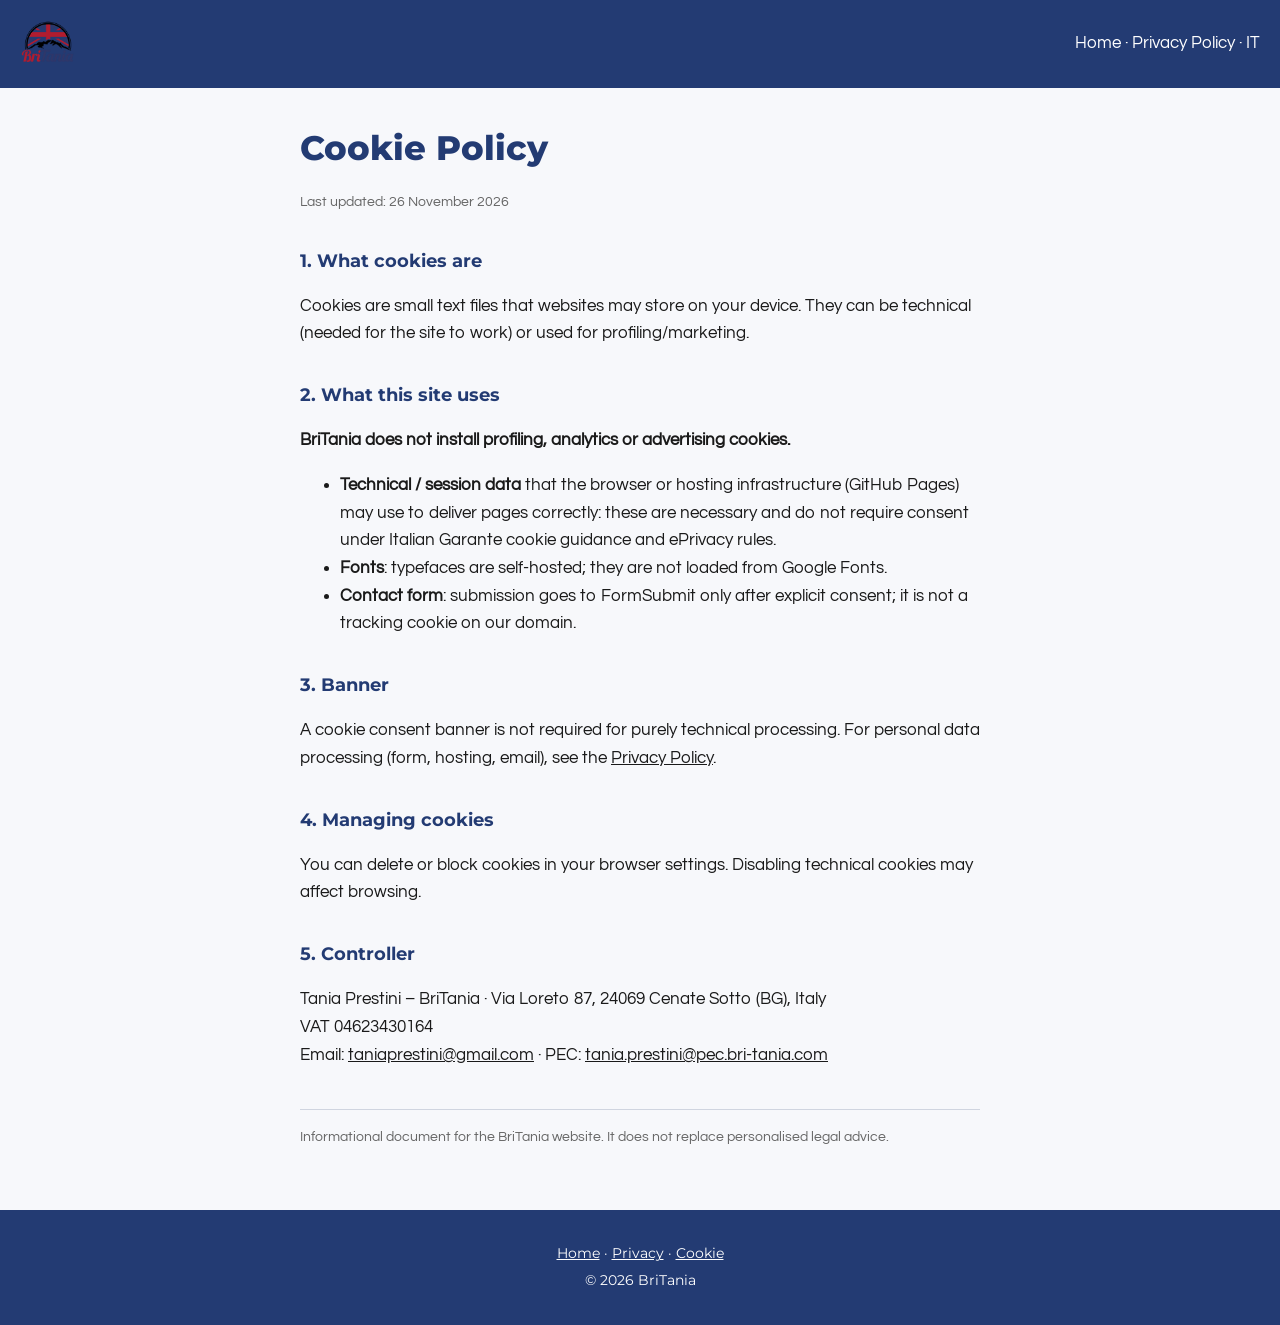
<file: en/cookie.html>
<!DOCTYPE html>
<html lang="en">
<head>
  <meta charset="UTF-8" />
  <meta name="viewport" content="width=device-width, initial-scale=1" />
  <title>Cookie Policy – BriTania</title>
  <meta name="robots" content="noindex,follow" />
  <link rel="canonical" href="https://bri-tania.com/en/cookie.html" />
  <link rel="icon" href="../assets/images/BriTania-logo.png" />
  <link rel="stylesheet" href="../assets/styles.css" />
  <link rel="stylesheet" href="../assets/legal.css" />
</head>
<body class="legal-page">
  <header class="legal-header">
    <a href="index.html"><img src="../assets/images/BriTania-logo.png" alt="BriTania" width="72" height="72" /></a>
    <nav><a href="index.html">Home</a> · <a href="privacy.html">Privacy Policy</a> · <a href="../cookie.html" lang="it">IT</a></nav>
  </header>

  <main class="legal-main">
    <h1>Cookie Policy</h1>
    <p class="legal-updated">Last updated: 26 November 2026</p>

    <h2>1. What cookies are</h2>
    <p>Cookies are small text files that websites may store on your device. They can be technical (needed for the site to work) or used for profiling/marketing.</p>

    <h2>2. What this site uses</h2>
    <p><strong>BriTania does not install profiling, analytics or advertising cookies.</strong></p>
    <ul>
      <li><strong>Technical / session data</strong> that the browser or hosting infrastructure (GitHub Pages) may use to deliver pages correctly: these are necessary and do not require consent under Italian Garante cookie guidance and ePrivacy rules.</li>
      <li><strong>Fonts</strong>: typefaces are self-hosted; they are not loaded from Google Fonts.</li>
      <li><strong>Contact form</strong>: submission goes to FormSubmit only after explicit consent; it is not a tracking cookie on our domain.</li>
    </ul>

    <h2>3. Banner</h2>
    <p>A cookie consent banner is not required for purely technical processing. For personal data processing (form, hosting, email), see the <a href="privacy.html">Privacy Policy</a>.</p>

    <h2>4. Managing cookies</h2>
    <p>You can delete or block cookies in your browser settings. Disabling technical cookies may affect browsing.</p>

    <h2>5. Controller</h2>
    <p>Tania Prestini – BriTania · Via Loreto 87, 24069 Cenate Sotto (BG), Italy<br />VAT 04623430164<br />Email: <a href="mailto:taniaprestini@gmail.com">taniaprestini@gmail.com</a> · PEC: <a href="mailto:tania.prestini@pec.bri-tania.com">tania.prestini@pec.bri-tania.com</a></p>

    <p class="legal-note">Informational document for the BriTania website. It does not replace personalised legal advice.</p>
  </main>

  <footer class="site-footer">
    <p><a href="index.html">Home</a> · <a href="privacy.html">Privacy</a> · <a href="cookie.html">Cookie</a></p>
    <p>© <span id="year"></span> BriTania</p>
  </footer>
  <script src="../assets/main.js"></script>
</body>
</html>
</file>
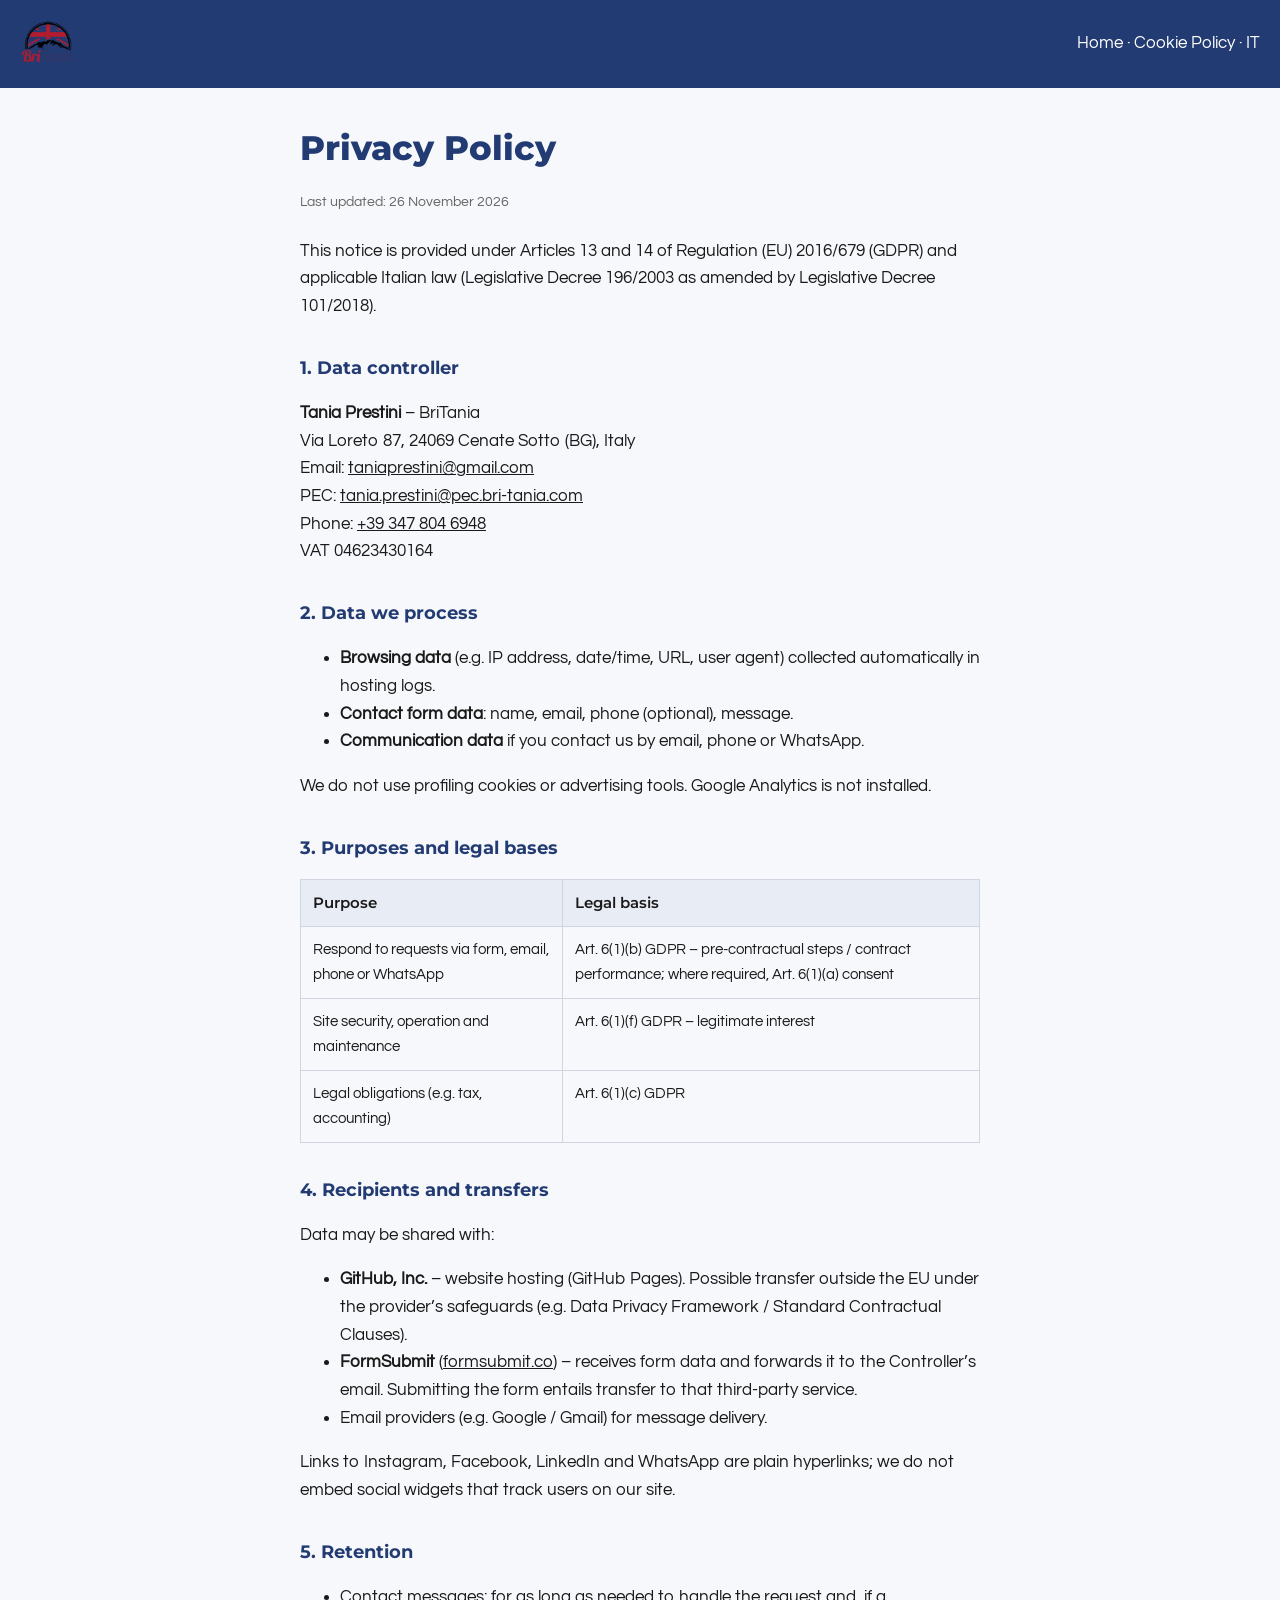
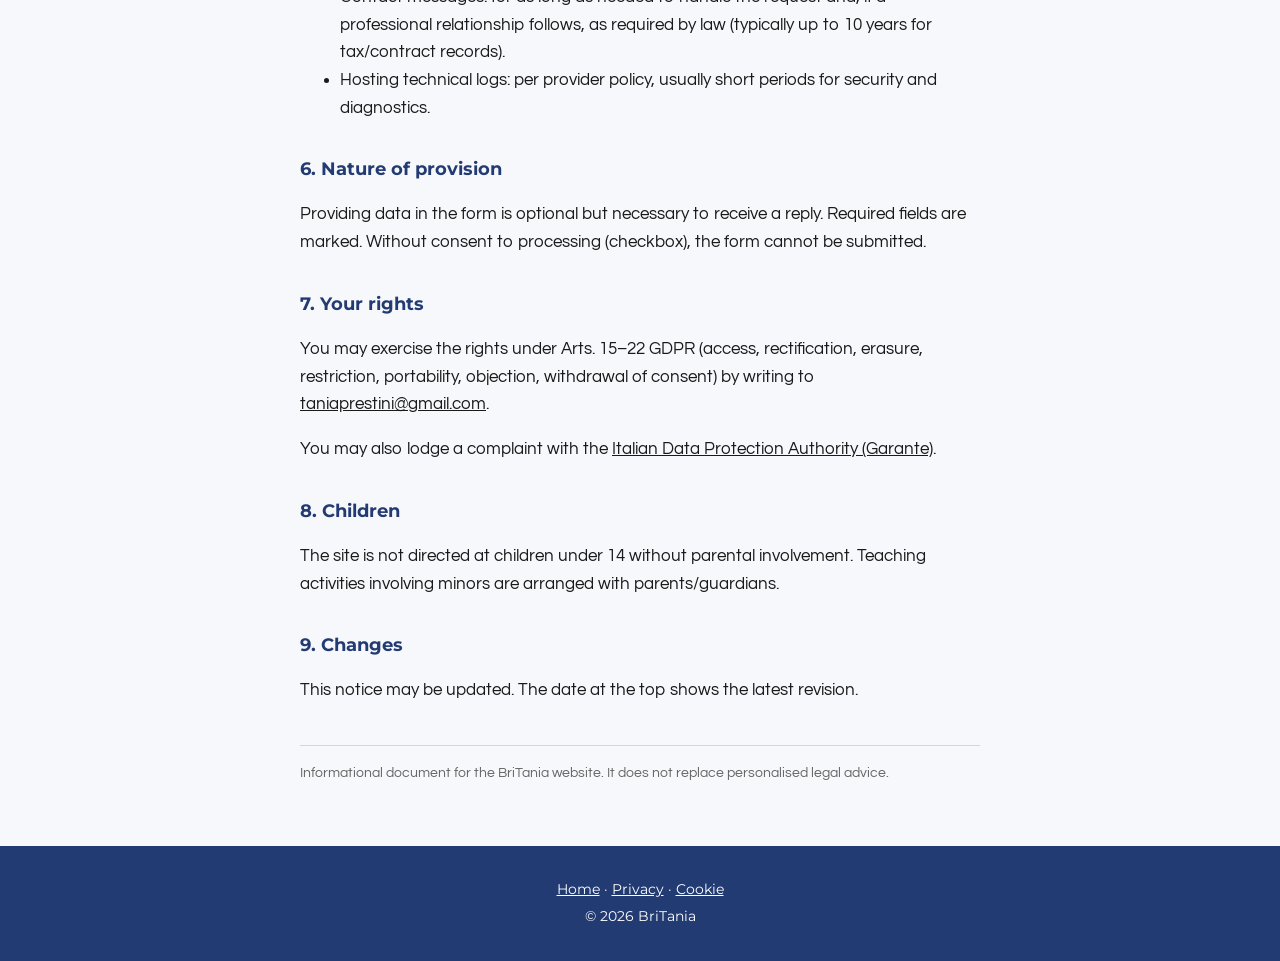
<file: en/privacy.html>
<!DOCTYPE html>
<html lang="en">
<head>
  <meta charset="UTF-8" />
  <meta name="viewport" content="width=device-width, initial-scale=1" />
  <title>Privacy Policy – BriTania</title>
  <meta name="robots" content="noindex,follow" />
  <link rel="canonical" href="https://bri-tania.com/en/privacy.html" />
  <link rel="icon" href="../assets/images/BriTania-logo.png" />
  <link rel="stylesheet" href="../assets/styles.css" />
  <link rel="stylesheet" href="../assets/legal.css" />
</head>
<body class="legal-page">
  <header class="legal-header">
    <a href="index.html"><img src="../assets/images/BriTania-logo.png" alt="BriTania" width="72" height="72" /></a>
    <nav><a href="index.html">Home</a> · <a href="cookie.html">Cookie Policy</a> · <a href="../privacy.html" lang="it">IT</a></nav>
  </header>

  <main class="legal-main">
    <h1>Privacy Policy</h1>
    <p class="legal-updated">Last updated: 26 November 2026</p>
    <p>This notice is provided under Articles 13 and 14 of Regulation (EU) 2016/679 (GDPR) and applicable Italian law (Legislative Decree 196/2003 as amended by Legislative Decree 101/2018).</p>

    <h2>1. Data controller</h2>
    <p>
      <strong>Tania Prestini</strong> – BriTania<br />
      Via Loreto 87, 24069 Cenate Sotto (BG), Italy<br />
      Email: <a href="mailto:taniaprestini@gmail.com">taniaprestini@gmail.com</a><br />
      PEC: <a href="mailto:tania.prestini@pec.bri-tania.com">tania.prestini@pec.bri-tania.com</a><br />
      Phone: <a href="tel:+393478046948">+39 347 804 6948</a><br />
      VAT 04623430164
    </p>

    <h2>2. Data we process</h2>
    <ul>
      <li><strong>Browsing data</strong> (e.g. IP address, date/time, URL, user agent) collected automatically in hosting logs.</li>
      <li><strong>Contact form data</strong>: name, email, phone (optional), message.</li>
      <li><strong>Communication data</strong> if you contact us by email, phone or WhatsApp.</li>
    </ul>
    <p>We do not use profiling cookies or advertising tools. Google Analytics is not installed.</p>

    <h2>3. Purposes and legal bases</h2>
    <table class="legal-table">
      <thead><tr><th>Purpose</th><th>Legal basis</th></tr></thead>
      <tbody>
        <tr>
          <td>Respond to requests via form, email, phone or WhatsApp</td>
          <td>Art. 6(1)(b) GDPR – pre-contractual steps / contract performance; where required, Art. 6(1)(a) consent</td>
        </tr>
        <tr>
          <td>Site security, operation and maintenance</td>
          <td>Art. 6(1)(f) GDPR – legitimate interest</td>
        </tr>
        <tr>
          <td>Legal obligations (e.g. tax, accounting)</td>
          <td>Art. 6(1)(c) GDPR</td>
        </tr>
      </tbody>
    </table>

    <h2>4. Recipients and transfers</h2>
    <p>Data may be shared with:</p>
    <ul>
      <li><strong>GitHub, Inc.</strong> – website hosting (GitHub Pages). Possible transfer outside the EU under the provider’s safeguards (e.g. Data Privacy Framework / Standard Contractual Clauses).</li>
      <li><strong>FormSubmit</strong> (<a href="https://formsubmit.co/" target="_blank" rel="noopener noreferrer">formsubmit.co</a>) – receives form data and forwards it to the Controller’s email. Submitting the form entails transfer to that third-party service.</li>
      <li>Email providers (e.g. Google / Gmail) for message delivery.</li>
    </ul>
    <p>Links to Instagram, Facebook, LinkedIn and WhatsApp are plain hyperlinks; we do not embed social widgets that track users on our site.</p>

    <h2>5. Retention</h2>
    <ul>
      <li>Contact messages: for as long as needed to handle the request and, if a professional relationship follows, as required by law (typically up to 10 years for tax/contract records).</li>
      <li>Hosting technical logs: per provider policy, usually short periods for security and diagnostics.</li>
    </ul>

    <h2>6. Nature of provision</h2>
    <p>Providing data in the form is optional but necessary to receive a reply. Required fields are marked. Without consent to processing (checkbox), the form cannot be submitted.</p>

    <h2>7. Your rights</h2>
    <p>You may exercise the rights under Arts. 15–22 GDPR (access, rectification, erasure, restriction, portability, objection, withdrawal of consent) by writing to <a href="mailto:taniaprestini@gmail.com">taniaprestini@gmail.com</a>.</p>
    <p>You may also lodge a complaint with the <a href="https://www.garanteprivacy.it/" target="_blank" rel="noopener noreferrer">Italian Data Protection Authority (Garante)</a>.</p>

    <h2>8. Children</h2>
    <p>The site is not directed at children under 14 without parental involvement. Teaching activities involving minors are arranged with parents/guardians.</p>

    <h2>9. Changes</h2>
    <p>This notice may be updated. The date at the top shows the latest revision.</p>

    <p class="legal-note">Informational document for the BriTania website. It does not replace personalised legal advice.</p>
  </main>

  <footer class="site-footer">
    <p><a href="index.html">Home</a> · <a href="privacy.html">Privacy</a> · <a href="cookie.html">Cookie</a></p>
    <p>© <span id="year"></span> BriTania</p>
  </footer>
  <script src="../assets/main.js"></script>
</body>
</html>
</file>
<file: assets/styles.css>
@font-face {
  font-family: "Montserrat";
  font-style: normal;
  font-weight: 400 800;
  font-display: swap;
  src: url("fonts/montserrat-jtusjig1_i6t8kchkm459wlhyw.woff2") format("woff2");
}

@font-face {
  font-family: "Questrial";
  font-style: normal;
  font-weight: 400;
  font-display: swap;
  src: url("fonts/questrial-qdvustchpbm7nuuevf70vifl.woff2") format("woff2");
}

:root {
  --navy: #233b73;
  --coral: #ff6666;
  /* Superfici testo: contrasto AA con bianco (~4.6:1+) */
  --coral-deep: #c62828;
  --yellow: #ffd845;
  --rose: #b85a5a;
  --text: #2e2e2e;
  --gray: #e6e6e6;
  --font: "Montserrat", system-ui, sans-serif;
  --body: "Questrial", "Montserrat", system-ui, sans-serif;
}

*,
*::before,
*::after { box-sizing: border-box; }

html { scroll-behavior: smooth; }

body {
  margin: 0;
  color: var(--text);
  font-family: var(--body);
  font-size: 1.05rem;
  line-height: 1.65;
  background: #fff;
}

img { max-width: 100%; height: auto; display: block; }
a { color: inherit; }

.intro-screen {
  min-height: 100svh;
  display: flex;
  flex-direction: column;
}

.site-header {
  position: relative;
  text-align: center;
  padding: 1.25rem 1rem 0.5rem;
  background: #fff;
  flex-shrink: 0;
}

.lang-switch {
  position: absolute;
  top: 0.5rem;
  right: 0.35rem;
  display: flex;
  align-items: center;
  gap: 0.15rem;
  font-family: var(--font);
  font-size: 0.9rem;
  font-weight: 700;
  letter-spacing: 0.04em;
  color: var(--navy);
  z-index: 2;
}

.lang-switch a {
  text-decoration: none;
  color: var(--navy);
  min-width: 44px;
  min-height: 44px;
  display: inline-flex;
  align-items: center;
  justify-content: center;
  padding: 0.5rem;
}

.lang-switch a:hover { color: var(--coral-deep); }

.lang-current {
  min-width: 44px;
  min-height: 44px;
  display: inline-flex;
  align-items: center;
  justify-content: center;
  padding: 0.5rem;
  text-decoration: underline;
  text-underline-offset: 3px;
  color: var(--navy);
}
.logo {
  display: inline-flex;
  align-items: center;
  justify-content: center;
  min-width: 44px;
  min-height: 44px;
  padding: 0.35rem;
  margin: 0 auto;
}

.logo img {
  margin: 0 auto;
  width: 150px;
  height: auto;
}

.tagline-nav {
  display: flex;
  flex-wrap: wrap;
  justify-content: center;
  gap: 0.65rem 1.1rem;
  margin: 0.4rem 0 0.75rem;
  font-family: var(--font);
  font-size: 0.95rem;
  font-weight: 600;
}

.tagline-nav a {
  text-decoration: none;
  color: #222;
}

.tagline-nav a:hover { color: var(--coral); }

.bar {
  text-align: center;
  padding: 1.25rem 1rem;
}

.bar h2 {
  margin: 0;
  font-family: var(--font);
  font-weight: 800;
  font-size: clamp(2rem, 4.5vw, 2.85rem);
  letter-spacing: 0.02em;
}

.bar-navy { background: var(--navy); }
.bar-navy h2 { color: var(--yellow); }

.bar-rose { background: var(--rose); }
.bar-rose h2 { color: #fff; }

.bg-yellow { background: var(--yellow); }
.bg-coral { background: var(--coral-deep); }
.bg-navy { background: var(--navy); }

/* HERO */
.hero {
  display: grid;
  grid-template-columns: 1fr 1fr;
  flex: 1 1 auto;
  min-height: 280px;
}

.hero-photo {
  background: var(--coral);
  display: grid;
  place-items: center;
  padding: 2rem;
}

.hero-photo img {
  width: min(280px, 72%);
  aspect-ratio: 1;
  border-radius: 50%;
  object-fit: cover;
  box-shadow: 0 10px 30px rgba(0,0,0,.18);
}

.hero-copy {
  background: var(--yellow);
  display: flex;
  flex-direction: column;
  justify-content: center;
  align-items: center;
  text-align: center;
  padding: 2.5rem 2rem;
  gap: 1.1rem;
}

.hero-copy h1 {
  margin: 0;
  font-family: var(--font);
  font-weight: 800;
  font-size: clamp(2.3rem, 5vw, 3.5rem);
  line-height: 1.05;
  color: #1a1a1a;
}

.hero-copy p {
  margin: 0;
  max-width: 34ch;
  color: #222;
}

.socials {
  display: flex;
  gap: 1.1rem;
  justify-content: center;
}

.socials a {
  width: 1.7rem;
  height: 1.7rem;
  display: grid;
  place-items: center;
  color: #111;
}

.socials svg { width: 1.45rem; height: 1.45rem; fill: currentColor; }
.socials-light a { color: #fff; }

/* CHI SONO */
.about {
  display: grid;
  grid-template-columns: 1fr 1fr;
}

.about-left,
.about-right {
  padding: 2.5rem clamp(1.2rem, 4vw, 3.2rem);
}

.about-left {
  background: var(--coral-deep);
  color: #fff;
  text-align: right;
}

.about-left img {
  margin: 1.5rem 0 0 auto;
  width: min(100%, 380px);
}

.about-right { background: var(--yellow); }
.about-left p:first-child,
.about-right p:first-child { margin-top: 0; }

/* SPLITS servizi */
.split {
  display: grid;
  grid-template-columns: 1fr 1fr;
}

.split.reverse .split-media { order: 2; }

.split-media img {
  width: 100%;
  height: 100%;
  min-height: 380px;
  object-fit: cover;
}

.split-body {
  padding: 2.4rem clamp(1.2rem, 4vw, 3rem);
  display: flex;
  flex-direction: column;
  justify-content: center;
}

.kicker {
  margin: 0 0 0.25rem;
  font-family: var(--font);
  font-size: 0.8rem;
  font-weight: 700;
  letter-spacing: 0.08em;
  text-transform: uppercase;
  color: var(--navy);
}

.split-body h3 {
  margin: 0 0 0.9rem;
  font-family: var(--font);
  font-weight: 800;
  font-size: clamp(1.7rem, 3vw, 2.5rem);
  color: var(--navy);
}

.on-dark,
.on-dark h3,
.on-dark a,
.on-dark .kicker { color: #fff; }

.on-dark h3 { color: #fff; }

.checks {
  list-style: none;
  margin: 1rem 0 0;
  padding: 0;
}

.checks li {
  position: relative;
  padding-left: 1.45rem;
  margin: 0.5rem 0;
}

.checks li::before {
  content: "✓";
  position: absolute;
  left: 0;
  font-weight: 700;
  color: var(--navy);
}

.on-dark .checks li::before { color: var(--yellow); }

.locale h3 { color: #fff; }
.locale p { color: #fff; margin: 0; }

/* BANNER mp001 */
.logo-banner {
  position: relative;
  min-height: 420px;
  display: grid;
  place-items: center;
  overflow: hidden;
  background: #c9d6e2;
}

.banner-bg {
  position: absolute;
  inset: 0;
  width: 100%;
  height: 100%;
  object-fit: cover;
  object-position: center;
  z-index: 0;
}

.banner-logo {
  position: relative;
  z-index: 1;
  width: 170px;
  filter: drop-shadow(0 6px 18px rgba(0,0,0,.25));
}

/* FORMAT */
.formats-row {
  display: grid;
  grid-template-columns: 1fr 40px 1fr 40px 1fr;
  background: var(--gray);
}

.formats-row-2 {
  grid-template-columns: 1fr 40px 1fr;
  border-top: 1px solid #ddd;
}

.format-spacer { background: var(--coral); }

.format {
  background: #fbfbfb;
  padding: 1.4rem 1.2rem 1.8rem;
}

.format img {
  width: 100%;
  aspect-ratio: 3/2;
  object-fit: cover;
  margin-bottom: 1rem;
}

.format h3 {
  margin: 0 0 0.65rem;
  font-family: var(--font);
  font-weight: 800;
  font-size: 1.05rem;
  color: var(--navy);
  text-transform: uppercase;
  letter-spacing: 0.03em;
}

.format p {
  margin: 0;
  font-size: 0.95rem;
}

/* CONTATTI */
.contact-top {
  background: #f7f7f7;
  text-align: center;
  padding: 2.2rem 1.2rem 1.8rem;
}

.contact-top blockquote {
  margin: 0.4rem auto;
  max-width: 36rem;
  font-family: var(--font);
  font-size: 1.1rem;
  font-weight: 600;
  color: var(--navy);
  border: 0;
  padding: 0;
}

.contact-top .contact-icons,
.contact-top .socials {
  display: grid;
  grid-template-columns: repeat(3, 2.5rem);
  column-gap: 2rem;
  justify-content: center;
  align-items: center;
  margin: 0;
}

.contact-top .contact-icons {
  margin: 1.4rem 0 1rem;
}

.contact-top .socials {
  margin: 0 auto;
}

.contact-top .contact-icons a,
.contact-top .socials a {
  width: 2.5rem;
  height: 2.5rem;
  display: grid;
  place-items: center;
}

.contact-icons a {
  color: var(--navy);
}

.contact-icons svg,
.contact-top .socials svg {
  width: 1.45rem;
  height: 1.45rem;
  fill: currentColor;
}

.contact-bottom {
  display: grid;
  grid-template-columns: 1fr 1fr;
  background: var(--gray);
}

.contact-photo {
  display: grid;
  place-items: center;
  padding: 2rem;
  background: #fff;
}

.contact-photo img {
  width: min(320px, 85%);
  border-radius: 8px;
}

.contact-form-wrap {
  background: var(--coral-deep);
  color: #fff;
  padding: 2.2rem clamp(1.2rem, 4vw, 2.8rem);
}

.contact-form-wrap h3 {
  margin: 0 0 1rem;
  font-family: var(--font);
  font-weight: 800;
  font-size: 1.8rem;
  color: #fff;
}

.contact-form-wrap form {
  display: grid;
  gap: 0.8rem;
}

.contact-form-wrap label {
  display: grid;
  gap: 0.3rem;
  font-family: var(--font);
  font-size: 0.88rem;
  font-weight: 600;
  color: #fff;
}

.contact-form-wrap a {
  color: #fff;
  text-decoration: underline;
  text-underline-offset: 2px;
}

.opt { font-weight: 400; color: #ffe8e8; }

.contact-form-wrap input,
.contact-form-wrap textarea {
  border: 0;
  border-radius: 6px;
  padding: 0.85rem 0.9rem;
  font: inherit;
  font-size: 1rem;
  color: var(--text);
  width: 100%;
}

.contact-form-wrap button {
  margin-top: 0.3rem;
  border: 0;
  border-radius: 999px;
  padding: 0.95rem 1.3rem;
  min-height: 48px;
  background: var(--navy);
  color: var(--yellow);
  font-family: var(--font);
  font-weight: 800;
  font-size: 1rem;
  cursor: pointer;
  width: 100%;
}

.honey {
  position: absolute;
  left: -9999px;
  height: 0;
  width: 0;
  opacity: 0;
}

.site-footer {
  background: var(--navy);
  color: #fff;
  text-align: center;
  padding: 1.8rem 1rem;
}

.site-footer img {
  margin: 0 auto 0.85rem;
  padding: 0.55rem;
  background: #fff;
  border-radius: 50%;
  box-shadow: 0 4px 14px rgba(0, 0, 0, 0.2);
}

.site-footer p {
  margin: 0.2rem 0;
  font-family: var(--font);
  font-size: 0.9rem;
}

.form-consent {
  display: flex;
  gap: 0.65rem;
  align-items: flex-start;
  margin: 0.75rem 0 1rem;
  font-size: 0.9rem;
  line-height: 1.45;
}

.form-consent input {
  margin-top: 0.25rem;
  flex-shrink: 0;
}

.form-consent a {
  color: inherit;
  text-decoration: underline;
  text-underline-offset: 2px;
}

.contact-form-wrap .form-consent,
.contact-form-wrap .form-consent a {
  color: #fff;
}

.site-footer .legal-line {
  font-size: 0.5rem; /* ~8px */
  line-height: 1.3;
  margin: 0.85rem auto 0;
  max-width: 36rem;
  color: #c5c9d6;
  letter-spacing: 0.02em;
  font-weight: 400;
}

.site-footer .legal-links {
  font-size: 0.7rem;
  margin: 0.2rem 0;
}

.site-footer .legal-links a {
  color: inherit;
  text-decoration: underline;
  text-underline-offset: 2px;
}

@media (max-width: 960px) {
  .intro-screen {
    min-height: auto;
  }

  .site-header {
    padding: 0.85rem 1rem 0.35rem;
  }

  .logo img {
    width: 124px;
  }

  .tagline-nav {
    font-size: 0.85rem;
    gap: 0.35rem 0.5rem;
    margin: 0.25rem 0 0.55rem;
  }

  .tagline-nav a {
    min-height: 44px;
    display: inline-flex;
    align-items: center;
    padding: 0.35rem 0.5rem;
  }

  .lang-switch {
    top: 0.25rem;
    right: 0.15rem;
  }

  .hero {
    flex: none;
    grid-template-columns: 1fr;
    grid-template-rows: auto auto;
  }

  .hero-photo {
    padding: 1.25rem 1rem;
  }

  .hero-photo img {
    width: min(170px, 48%);
  }

  .hero-copy {
    padding: 1.35rem 1.15rem 1.6rem;
    gap: 0.85rem;
  }

  .hero-copy h1 {
    font-size: 2rem;
  }

  .about,
  .split,
  .contact-bottom {
    grid-template-columns: 1fr;
  }

  .split.reverse .split-media { order: -1; }

  .about-left { text-align: left; }
  .about-left img { margin-left: 0; }

  .formats-row,
  .formats-row-2 {
    grid-template-columns: 1fr;
  }

  .format-spacer { display: none; }

  .logo-banner {
    min-height: 240px;
  }

  .contact-photo {
    padding: 1.25rem;
  }

  .contact-photo img {
    width: min(220px, 70%);
  }
}

@media (max-width: 560px) {
  .logo img {
    width: 124px;
  }

  .hero-copy,
  .hero-photo,
  .split-body,
  .about-left,
  .about-right,
  .contact-form-wrap {
    padding: 1.35rem 1.05rem;
  }

  .hero-copy h1 {
    font-size: 1.85rem;
  }

  .contact-form-wrap input,
  .contact-form-wrap textarea,
  .contact-form-wrap button {
    font-size: 16px; /* evita zoom automatico iOS */
  }

  .contact-form-wrap textarea {
    min-height: 7.5rem;
  }

  .contact-top .contact-icons,
  .contact-top .socials {
    column-gap: 1.5rem;
  }
}
</file>
<file: assets/legal.css>
.legal-page {
  background: #f7f8fb;
  color: #1a1a1a;
}

.legal-header {
  display: flex;
  align-items: center;
  justify-content: space-between;
  gap: 1rem;
  padding: 1rem 1.25rem;
  background: #233b73;
  color: #fff;
}

.legal-header img {
  display: block;
  width: 56px;
  height: auto;
}

.legal-header a {
  color: #fff;
  text-decoration: none;
}

.legal-header nav a:hover {
  text-decoration: underline;
}

.legal-main {
  max-width: 720px;
  margin: 0 auto;
  padding: 2rem 1.25rem 3rem;
  line-height: 1.65;
}

.legal-main h1 {
  font-family: Montserrat, sans-serif;
  font-weight: 800;
  color: #233b73;
  margin: 0 0 0.5rem;
}

.legal-main h2 {
  font-family: Montserrat, sans-serif;
  font-weight: 700;
  color: #233b73;
  margin: 2rem 0 0.75rem;
  font-size: 1.15rem;
}

.legal-updated {
  color: #666;
  font-size: 0.9rem;
  margin-bottom: 1.5rem;
}

.legal-table {
  width: 100%;
  border-collapse: collapse;
  font-size: 0.95rem;
  margin: 1rem 0;
}

.legal-table th,
.legal-table td {
  border: 1px solid #d0d5e0;
  padding: 0.65rem 0.75rem;
  text-align: left;
  vertical-align: top;
}

.legal-table th {
  background: #e8ecf5;
  font-family: Montserrat, sans-serif;
  font-weight: 600;
}

.legal-note {
  margin-top: 2.5rem;
  padding-top: 1rem;
  border-top: 1px solid #d0d5e0;
  font-size: 0.85rem;
  color: #666;
}

.form-consent {
  display: flex;
  gap: 0.65rem;
  align-items: flex-start;
  margin: 0.75rem 0 1rem;
  font-size: 0.9rem;
  line-height: 1.45;
}

.form-consent input {
  margin-top: 0.25rem;
  flex-shrink: 0;
}

.form-consent a {
  color: #233b73;
  text-decoration: underline;
}

.site-footer .legal-line {
  font-size: 0.85rem;
  opacity: 0.9;
  margin: 0.35rem 0;
}

.site-footer .legal-links a {
  color: inherit;
  text-decoration: underline;
  text-underline-offset: 2px;
}
</file>
